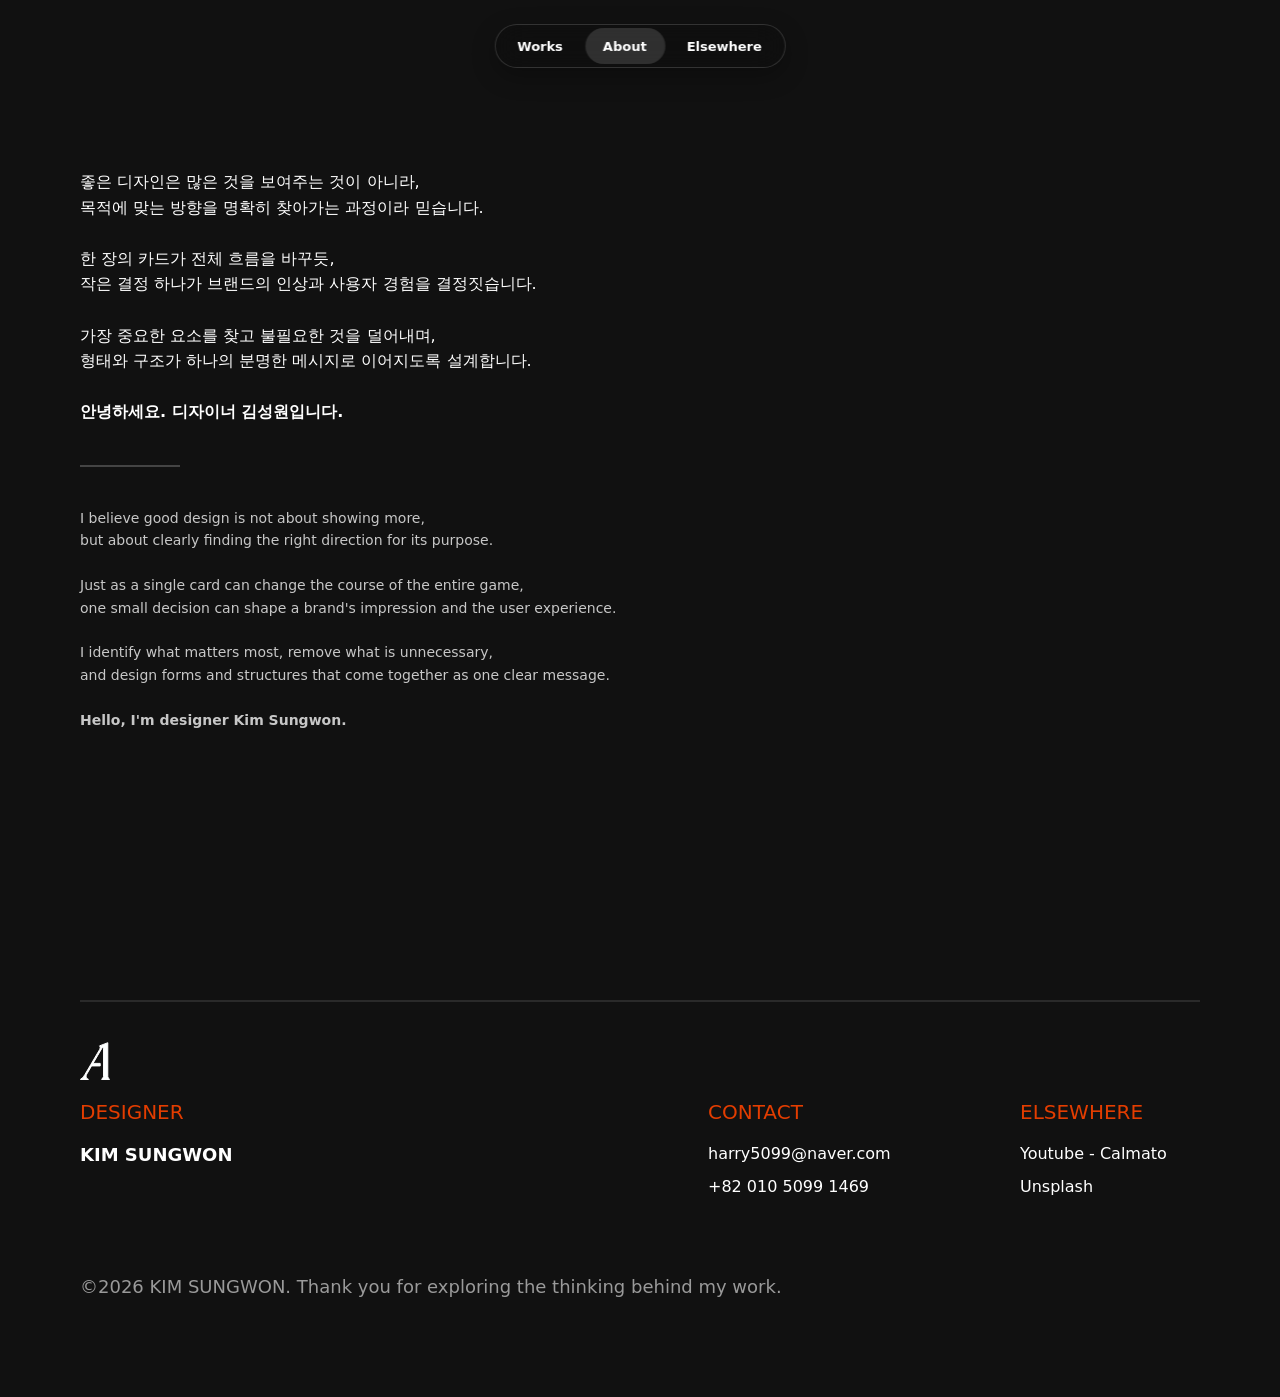
<file: about/index.html>
<!doctype html>
<html lang="ko">
  <head>
    <meta charset="utf-8">
    <meta name="viewport" content="width=device-width, initial-scale=1, viewport-fit=cover">
    <meta name="color-scheme" content="dark">
    <meta name="theme-color" content="#111111">
    <link rel="icon" type="image/png" href="../assets/favicon.png">
    <title>About - Kim SungWon Portfolio</title>
    <meta name="description" content="About designer Kim SungWon.">
    <meta name="portfolio-version" content="2026-08-18-project-data">
    <script src="../script.js?v=20261019-code-opt-v73"></script>
    <link rel="stylesheet" href="../styles.css?v=20261019-code-opt-v73">
  </head>
  <body class="about-page">
    <header class="site-header" data-nav>
      <nav class="nav-shell" aria-label="Portfolio navigation" data-nav-mode="primary">
        <div class="nav-mode nav-mode-primary" data-nav-primary-mode>
          <div class="nav-mode-content">
            <div class="nav-group nav-primary">
              <a href="../works/">Works</a>
              <a href="./" aria-current="page">About</a>
              <a href="../elsewhere/">Elsewhere</a>
            </div>
          </div>
        </div>
      </nav>
    </header>

    <main class="about-main">
      <section class="about-panel" aria-labelledby="about-title">
        <div class="about-copy" data-node-id="288:386">
          <h1 class="sr-only" id="about-title">About Kim SungWon</h1>
          <p class="about-ko">좋은 디자인은 많은 것을 보여주는 것이 아니라,
목적에 맞는 방향을 명확히 찾아가는 과정이라 믿습니다.

한 장의 카드가 전체 흐름을 바꾸듯,
작은 결정 하나가 브랜드의 인상과 사용자 경험을 결정짓습니다.

가장 중요한 요소를 찾고 불필요한 것을 덜어내며,
형태와 구조가 하나의 분명한 메시지로 이어지도록 설계합니다.

<strong>안녕하세요. 디자이너 김성원입니다.</strong>
</p>

          <span class="signature-line" aria-hidden="true"></span>

          <p class="about-en">I believe good design is not about showing more,
but about clearly finding the right direction for its purpose.

Just as a single card can change the course of the entire game,
one small decision can shape a brand's impression and the user experience.

I identify what matters most, remove what is unnecessary,
and design forms and structures that come together as one clear message.

<strong>Hello, I'm designer Kim Sungwon.</strong>
</p>
        </div>
      </section>
    </main>

    <section class="footer-panel" aria-labelledby="elsewhere-title">
      <footer class="footer-content" data-node-id="288:401">
        <div class="footer-divider" aria-hidden="true"></div>

        <div class="footer-grid">
          <section class="footer-identity" aria-labelledby="designer-title">
            <img class="footer-mark" src="../assets/footer-mark.svg" alt="">
            <div class="footer-heading-group">
              <p class="footer-label">Designer</p>
              <h2 id="designer-title">KIM SUNGWON</h2>
            </div>
          </section>

          <section class="footer-column footer-contact" aria-labelledby="contact-title">
            <h2 id="contact-title">contact</h2>
            <a href="mailto:harry5099@naver.com">harry5099@naver.com</a>
            <a href="tel:+821050991469">+82 010 5099 1469</a>
          </section>

          <section class="footer-column footer-archive" aria-labelledby="elsewhere-title">
            <h2 id="elsewhere-title">ELSEWHERE</h2>
            <a
              href="https://youtube.com/channel/UCyv16-9W5sOhQr-svxCJ1qQ?si=cmL-SAkKw4Sa639q"
              target="_blank"
              rel="noreferrer"
            >Youtube - Calmato</a>
            <a href="https://unsplash.com/ko/@kimsungwon" target="_blank" rel="noreferrer">Unsplash</a>
          </section>

          <p class="footer-note">
            <span>©2026</span> KIM SUNGWON.<span class="footer-note-desktop">
              Thank you for exploring the thinking behind my work.</span
            ><span class="footer-note-mobile">
              <br>
              ---<br>
              Thank you for exploring<br>
              the thinking behind my work.</span
            >
          </p>
        </div>
      </footer>
    </section>

  </body>
</html>
</file>
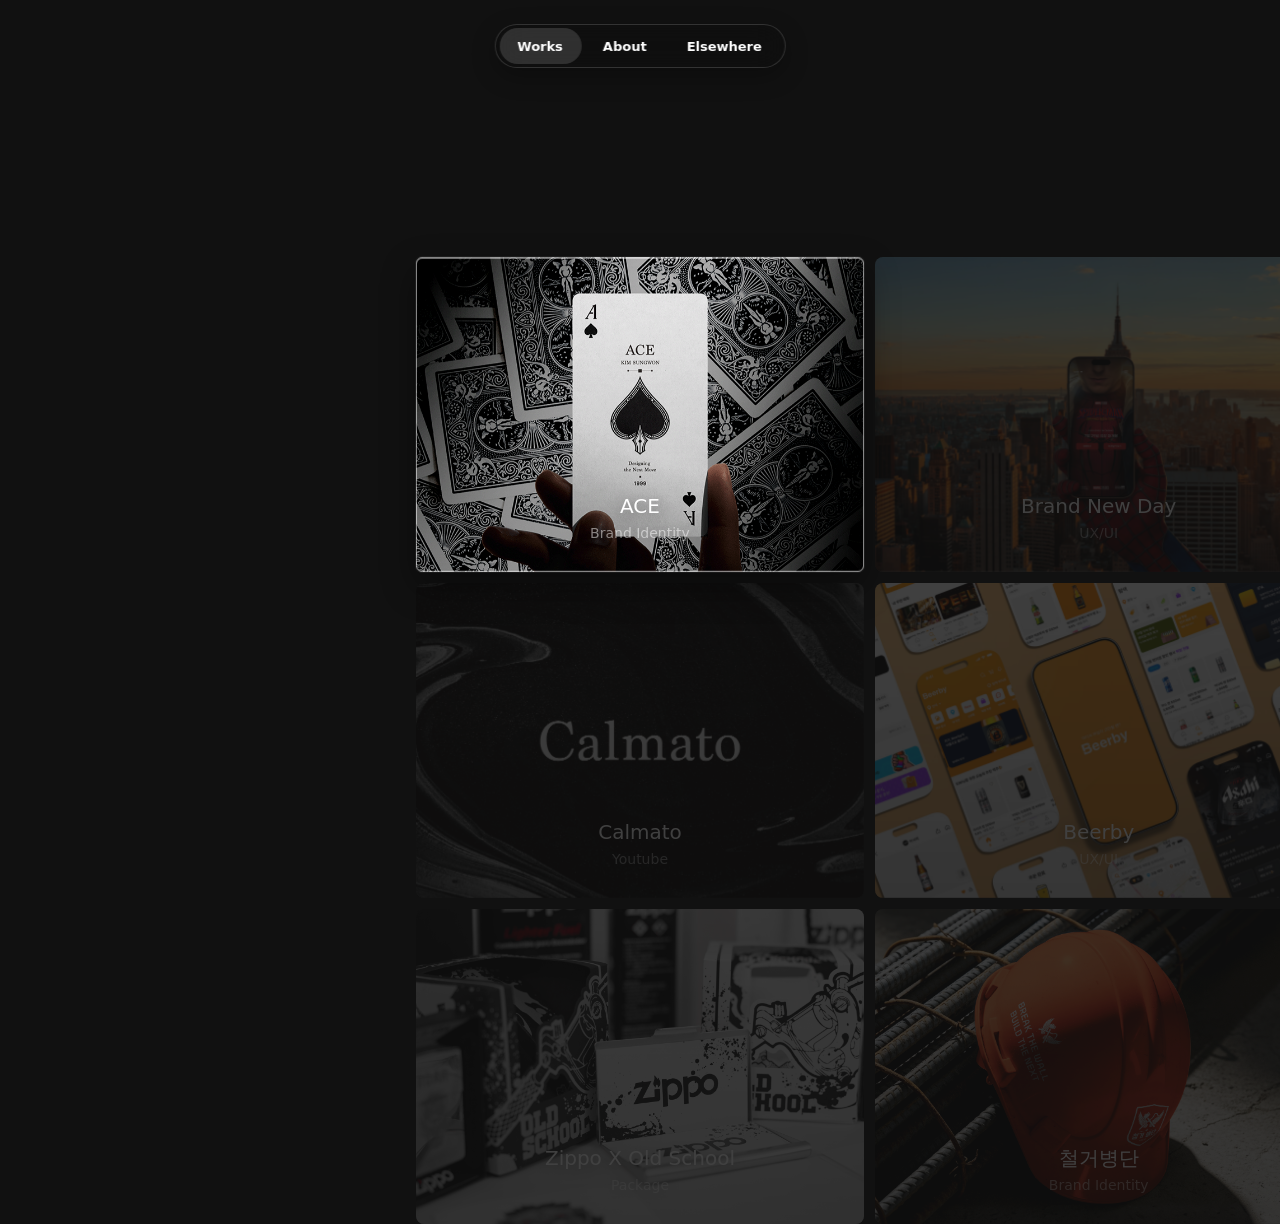
<file: works/index.html>
<!doctype html>
<html lang="ko">
  <head>
    <meta charset="utf-8">
    <meta name="viewport" content="width=device-width, initial-scale=1, viewport-fit=cover">
    <meta name="color-scheme" content="dark">
    <meta name="theme-color" content="#111111">
    <link rel="icon" type="image/png" href="../assets/favicon.png">
    <title>Works - Kim SungWon Portfolio</title>
    <meta
      name="description"
      content="Designer Kim SungWon portfolio works gallery."
    >
    <meta name="portfolio-version" content="2026-08-18-project-data">
    <script src="../script.js?v=20261019-code-opt-v73"></script>
    <link rel="stylesheet" href="../styles.css?v=20261019-code-opt-v73">
    <script defer src="../projects.js?v=20260929-project-sequence-v34"></script>
  </head>
  <body class="works-page">
    <header class="site-header" data-nav>
      <nav class="nav-shell" aria-label="Portfolio navigation" data-nav-mode="primary">
        <div class="nav-mode nav-mode-primary" data-nav-primary-mode>
          <div class="nav-mode-content">
            <div class="nav-group nav-primary">
              <a href="./" aria-current="page">Works</a>
              <a href="../about/">About</a>
              <a href="../elsewhere/">Elsewhere</a>
            </div>
          </div>
        </div>
      </nav>
    </header>

    <main class="works-main">
      <section class="project-gallery" aria-labelledby="works-title" data-node-id="288:456">
        <h1 class="sr-only" id="works-title">Works</h1>

        <div class="project-camera-viewport" data-works-camera-viewport>
          <div class="project-grid" data-project-grid data-project-root="../" data-node-id="288:457"></div>
        </div>
      </section>

    </main>
  </body>
</html>
</file>
<file: styles.css>
:root {
  --font-system: -apple-system, BlinkMacSystemFont, "SF Pro Display", "SF Pro Text", "Apple SD Gothic Neo",
    "Noto Sans KR", "Pretendard", system-ui, sans-serif;
  --background: #111111;
  --foreground: #ffffff;
  --foreground-soft: #c7c7c7;
  --foreground-muted: #9a9a9a;
  /* Core Values icon tones: keep these softer than absolute black/white. */
  --core-icon-primary: rgba(255, 255, 255, 0.82);
  --core-icon-secondary: rgba(255, 255, 255, 0.5);
  --core-icon-muted: rgba(255, 255, 255, 0.28);
  --core-divider: rgba(255, 255, 255, 0.1);
  --core-value-copy: rgba(255, 255, 255, 0.62);
  --line: #2a2a2a;
  --line-strong: #444444;
  --accent: #e33d00;
  /* Floating navigation pill controls. */
  --nav-pill-height: 44px;
  --nav-pill-padding-x: 4px;
  --nav-pill-gap: 4px;
  --nav-pill-radius: 999px;
  --nav-pill-top: 28px;
  --nav-pill-font-size: 13px;
  --nav-pill-font-weight: 590;
  --nav-pill-bg: rgba(15, 15, 15, 0.58);
  --nav-pill-border: rgba(255, 255, 255, 0.15);
  --nav-pill-shadow: 0 8px 24px rgba(0, 0, 0, 0.28);
  --nav-pill-hover-bg: rgba(255, 255, 255, 0.08);
  --nav-pill-active-bg: rgba(255, 255, 255, 0.14);
  --nav-pill-text: var(--foreground);
  --nav-pill-blur: 16px;
  --nav-pill-duration: 260ms;
  --nav-pill-ease: cubic-bezier(0.22, 1, 0.36, 1);
  --nav-mode-duration: 260ms;
  --nav-mode-ease: cubic-bezier(0.22, 1, 0.36, 1);
  --nav-mode-shift: 6px;
  --nav-mobile-padding-x: 4px;
  --nav-mobile-item-padding-x: 18px;
  --nav-indicator-duration: 420ms;
  --nav-indicator-ease: cubic-bezier(0.22, 1, 0.36, 1);
  --nav-item-duration: 180ms;
  --safe-area-top: env(safe-area-inset-top, 0px);
  --safe-area-right: env(safe-area-inset-right, 0px);
  --safe-area-bottom: env(safe-area-inset-bottom, 0px);
  --panel-x: 80px;
  --header-height: 100px;
}

@media (min-width: 834px) and (max-width: 1439px) {
  :root {
    --nav-pill-top: 24px;
  }
}

@media (max-width: 833px) {
  :root {
    --nav-pill-top: 16px;
  }
}

* {
  box-sizing: border-box;
}

html,
body {
  height: 100%;
}

html {
  color-scheme: dark;
  scroll-behavior: smooth;
  background: var(--background);
}

body {
  min-width: 320px;
  margin: 0;
  overflow: hidden;
  color: var(--foreground);
  background: var(--background);
  font-family: var(--font-system);
  letter-spacing: 0;
  word-break: keep-all;
}

body.about-page,
body.project-page {
  overflow-x: hidden;
  overflow-y: auto;
}

body.project-page {
  --project-page-x: 4.5vw;
  --project-title-description-gap: 40px;
  --project-description-paragraph-gap: 14px;
  --project-meta-gap: 28px;
  --project-meta-offset-y: 10px;
  --project-cover-meta-top: clamp(24px, 3vw, 42px);
  --project-cover-aspect-ratio: 16 / 9;
  --project-info-duration: 720ms;
  --project-info-ease: cubic-bezier(0.42, 0, 0.58, 1);
  --project-info-gradient: linear-gradient(
    to bottom,
    rgba(0, 0, 0, 0.1) 0%,
    rgba(0, 0, 0, 0.45) 20%,
    rgba(0, 0, 0, 0.85) 42%,
    rgba(0, 0, 0, 0.98) 70%,
    rgb(0, 0, 0) 100%
  );
  --project-info-bottom: max(20px, var(--safe-area-bottom));
  --project-info-readability-height: clamp(84px, 13vh, 140px);
  --project-close-size: 42px;
  --project-adjacent-x: 4.5vw;
  --project-adjacent-y: clamp(64px, 8vw, 112px);
  --project-adjacent-gap: 12px;
  --project-adjacent-row-gap: 8px;
  --project-adjacent-type-gap: 7px;
  --project-adjacent-duration: 320ms;
  --project-adjacent-ease: cubic-bezier(0.22, 1, 0.36, 1);
  /* Works -> Project Detail camera entrance controls. */
  --project-entry-zoom-duration: 1200ms;
  --project-entry-zoom-ease: cubic-bezier(0.22, 0.61, 0.36, 1);
  --project-entry-zoom-scale: 1.06;
  --project-entry-zoom-opacity: 0.6;
  --project-entry-zoom-blur: 5px;
}

body.works-page,
body.elsewhere-page {
  overflow-x: hidden;
  overflow-y: auto;
  isolation: isolate;
}

/* Visual-only underlay: covers iOS browser-chrome areas without resizing content. */
body.works-page::before,
body.elsewhere-page::before {
  content: "";
  position: fixed;
  top: 0;
  right: 0;
  left: 0;
  z-index: -1;
  width: 100%;
  height: 100vh;
  height: 100lvh;
  pointer-events: none;
  background: var(--background);
}

a {
  color: inherit;
  text-decoration: none;
}

button {
  border: 0;
  padding: 0;
  color: inherit;
  background: transparent;
  font: inherit;
}

img {
  display: block;
  max-width: 100%;
}

.sr-only {
  position: absolute;
  width: 1px;
  height: 1px;
  padding: 0;
  margin: -1px;
  overflow: hidden;
  clip: rect(0, 0, 0, 0);
  white-space: nowrap;
  border: 0;
}

/* Landing page */
body.landing-page {
  min-height: 100vh;
  min-height: 100dvh;
  overflow: hidden;
  color: #ffffff;
  background: #111111;
}

.landing-shell {
  position: relative;
  isolation: isolate;
  width: 100%;
  height: 100vh;
  height: 100dvh;
  min-height: 100svh;
  overflow: hidden;
  background: #111111;
}

.landing-media {
  position: absolute;
  inset: 0;
  z-index: 0;
  width: 100%;
  height: 100%;
  background: #111111;
  pointer-events: none;
}

.landing-media video {
  width: 100%;
  height: 100%;
  display: block;
  object-fit: cover;
}

.landing-content {
  position: relative;
  z-index: 1;
  width: min(100% - 48px, 880px);
  height: 100%;
  margin-inline: auto;
  display: flex;
  flex-direction: column;
  align-items: center;
  justify-content: center;
  padding-bottom: 2px;
  text-align: center;
  opacity: 0;
  animation: landingContentFadeIn 900ms var(--nav-pill-ease) 120ms forwards;
}

.landing-content::before {
  content: "";
  position: absolute;
  top: 50%;
  left: 50%;
  z-index: 0;
  width: min(920px, 112vw);
  height: min(620px, 76vh);
  background: radial-gradient(
    ellipse at center,
    rgba(0, 0, 0, 0.6) 0%,
    rgba(0, 0, 0, 0.48) 32%,
    rgba(0, 0, 0, 0.2) 60%,
    rgba(0, 0, 0, 0) 84%,
    rgba(0, 0, 0, 0) 100%
  );
  transform: translate(-50%, -50%);
  pointer-events: none;
}

.landing-content > * {
  position: relative;
  z-index: 1;
}

.landing-content h1,
.landing-content p,
.landing-footer p {
  margin: 0;
}

.landing-content h1 {
  font-size: 72px;
  font-weight: 600;
  line-height: 1;
  letter-spacing: 0;
}

.landing-role {
  margin-top: 28px !important;
  color: rgba(255, 255, 255, 0.9);
  font-size: 17px;
  font-weight: 500;
  line-height: 1.4;
}

.landing-intro {
  margin-top: 34px !important;
  color: rgba(255, 255, 255, 0.8);
  font-size: 14px;
  font-weight: 400;
  line-height: 1.65;
}

.landing-works-link {
  margin-top: 42px;
  display: inline-flex;
  align-items: center;
  justify-content: center;
  gap: 6px;
  padding: 11px 18px;
  color: rgba(255, 255, 255, 0.9);
  background: rgba(15, 15, 15, 0.35);
  border: 1px solid rgba(255, 255, 255, 0.25);
  border-radius: 999px;
  font-size: 14px;
  font-weight: 500;
  line-height: 1.3;
  backdrop-filter: blur(16px) saturate(120%);
  -webkit-backdrop-filter: blur(16px) saturate(120%);
  transition: background 250ms ease;
}

.landing-works-link:hover {
  background: rgba(15, 15, 15, 0.48);
}

.landing-works-link:focus-visible {
  outline: 1px solid currentColor;
  outline-offset: 8px;
}

.landing-footer {
  position: absolute;
  right: max(32px, var(--safe-area-right));
  bottom: max(28px, var(--safe-area-bottom));
  left: max(32px, env(safe-area-inset-left, 0px));
  z-index: 1;
  display: flex;
  align-items: center;
  justify-content: space-between;
  color: rgba(255, 255, 255, 0.44);
  font-size: 11px;
  font-weight: 400;
  line-height: 1.4;
}

@keyframes landingContentFadeIn {
  to {
    opacity: 1;
  }
}

@media (min-width: 834px) and (max-width: 1439px) {
  .landing-content h1 {
    font-size: 58px;
  }

  .landing-role {
    margin-top: 24px !important;
    font-size: 16px;
  }
}

@media (max-width: 833px) {
  .landing-content {
    width: min(100% - 40px, 560px);
  }

  .landing-content::before {
    width: min(620px, 124vw);
    height: min(560px, 72vh);
  }

  .landing-content h1 {
    font-size: 42px;
  }

  .landing-role {
    margin-top: 22px !important;
    font-size: 15px;
  }

  .landing-intro {
    margin-top: 28px !important;
    font-size: 13px;
  }

  .landing-works-link {
    margin-top: 36px;
    font-size: 13px;
  }

  .landing-footer {
    right: max(20px, var(--safe-area-right));
    bottom: max(20px, var(--safe-area-bottom));
    left: max(20px, env(safe-area-inset-left, 0px));
    font-size: 10px;
  }
}

@media (max-width: 374px) {
  .landing-content h1 {
    font-size: 34px;
  }
}

@media (prefers-reduced-motion: reduce) {
  .landing-content {
    opacity: 1;
    animation: none;
  }
}

.site-header {
  position: fixed;
  z-index: 200;
  inset: 0;
  height: 0;
  color: var(--foreground);
  pointer-events: none;
}

.nav-shell {
  position: fixed;
  left: 50%;
  z-index: 1;
  width: fit-content;
  max-width: calc(100vw - 32px);
  height: var(--nav-pill-height);
  display: flex;
  align-items: center;
  gap: var(--nav-pill-gap);
  padding: 0 var(--nav-pill-padding-x);
  color: var(--nav-pill-text);
  background: var(--nav-pill-bg);
  border: 1px solid var(--nav-pill-border);
  border-radius: var(--nav-pill-radius);
  box-shadow: var(--nav-pill-shadow);
  transform: translateX(-50%);
  backdrop-filter: saturate(150%) blur(var(--nav-pill-blur));
  -webkit-backdrop-filter: saturate(150%) blur(var(--nav-pill-blur));
  pointer-events: auto;
  transition:
    background var(--nav-pill-duration) var(--nav-pill-ease),
    border-color var(--nav-pill-duration) var(--nav-pill-ease),
    box-shadow var(--nav-pill-duration) var(--nav-pill-ease);
}

.nav-group {
  display: flex;
  align-items: center;
}

.nav-primary {
  position: static;
  z-index: auto;
  gap: 0;
  min-width: 0;
}

.nav-primary > a,
.elsewhere-nav-item > a,
.elsewhere-subnav-link {
  min-height: calc(var(--nav-pill-height) - 12px);
  display: inline-flex;
  align-items: center;
  justify-content: center;
  padding: 0 10px;
  border-radius: var(--nav-pill-radius);
  color: inherit;
  cursor: pointer;
  font-size: 13px;
  font-weight: 590;
  line-height: 17px;
  text-transform: capitalize;
  white-space: nowrap;
  transition:
    color var(--nav-item-duration) ease,
    background var(--nav-item-duration) ease,
    opacity var(--nav-item-duration) ease;
}

.nav-primary > a:hover,
.elsewhere-nav-item > a:hover,
.elsewhere-subnav-link:hover {
  background: var(--nav-pill-hover-bg);
  opacity: 1;
}

.nav-primary > a.is-active,
.nav-primary > a[aria-current],
.elsewhere-nav-item > a.is-active,
.elsewhere-nav-item > a[aria-current],
.elsewhere-subnav-link.is-active {
  color: var(--nav-pill-text);
  background: var(--nav-pill-active-bg);
  opacity: 1;
}

.nav-logo {
  position: static;
  z-index: auto;
  order: -1;
  width: 45px;
  height: 36px;
  display: grid;
  place-items: center;
  flex: 0 0 auto;
  margin-right: 4px;
  padding-right: 8px;
  border-right: 1px solid var(--nav-pill-divider);
  transform: none;
  transition: opacity var(--nav-item-duration) ease;
}

.nav-logo:hover {
  opacity: 0.62;
}

.nav-logo img {
  width: 28px;
  height: 32px;
  transition: filter 180ms ease;
}

.nav-logo img,
.mobile-menu-button img,
.footer-mark {
  filter: invert(1);
}

.nav-utility {
  display: none;
}

.mobile-menu-button,
.mobile-menu {
  display: none;
}

.about-main {
  min-height: 100svh;
  background: var(--background);
}

.nav-primary a:focus-visible,
.nav-logo:focus-visible,
.icon-link:focus-visible,
.mobile-menu-button:focus-visible,
.mobile-menu a:focus-visible,
.footer-column a:focus-visible {
  outline: 2px solid var(--accent);
  outline-offset: 4px;
}

.about-panel {
  min-height: 100svh;
  position: relative;
  display: flex;
  align-items: center;
  justify-content: center;
  padding: 120px var(--panel-x);
}

.about-copy {
  width: min(714px, 100%);
  display: flex;
  flex-direction: column;
  align-items: center;
  color: var(--foreground);
  text-align: center;
}

@media (min-width: 834px) {
  .about-page .about-panel {
    justify-content: flex-start;
  }

  .about-page .about-copy {
    align-items: flex-start;
    text-align: left;
  }
}

.about-copy p {
  margin: 0;
  white-space: pre-line;
}

.about-ko {
  font-size: 16px;
  font-weight: 400;
  line-height: 1.6;
}

.signature-line {
  width: 100px;
  height: 2px;
  display: block;
  margin: 40px 0;
  background: var(--line-strong);
}

.about-en {
  color: var(--foreground-soft);
  font-size: 14px;
  font-weight: 400;
  line-height: 1.6;
}

.footer-panel {
  position: relative;
  display: flex;
  align-items: flex-start;
  justify-content: center;
  padding: 100px var(--panel-x);
}

.footer-content {
  width: 100%;
}

.footer-divider {
  width: 100%;
  height: 2px;
  margin-bottom: 40px;
  background: var(--line);
}

.footer-grid {
  min-height: 255px;
  display: grid;
  grid-template-columns: 170px minmax(0, 1fr) 180px 132px 180px;
  grid-template-rows: 154px 21px;
  grid-template-areas:
    "identity . contact . archive"
    "note note note note note";
  column-gap: 0;
  row-gap: 80px;
}

.footer-identity {
  grid-area: identity;
  display: flex;
  flex-direction: column;
  align-items: flex-start;
  gap: 20px;
}

.footer-mark {
  width: 30px;
  height: 38px;
}

.footer-heading-group,
.footer-column {
  display: flex;
  flex-direction: column;
  align-items: flex-start;
}

.footer-label,
.footer-column h2 {
  margin: 0;
  color: var(--accent);
  font-size: 20px;
  font-weight: 510;
  line-height: 1.2;
  text-transform: uppercase;
}

.footer-label {
  margin-bottom: 20px;
}

.footer-heading-group h2 {
  margin: 0;
  font-size: 18px;
  font-weight: 590;
  line-height: 1.2;
}

.footer-column {
  gap: 14px;
}

.footer-contact,
.footer-archive {
  padding-top: 58px;
}

.footer-column h2 {
  margin-bottom: 6px;
}

.footer-column a {
  font-size: 16px;
  font-weight: 510;
  line-height: 1.2;
}

.footer-contact {
  grid-area: contact;
}

.footer-archive {
  grid-area: archive;
}

.footer-note {
  grid-area: note;
  max-width: 750px;
  margin: 0;
  color: var(--foreground-muted);
  font-size: 18px;
  font-weight: 400;
  line-height: 1.2;
}

.footer-note > span:first-child {
  text-transform: uppercase;
}

.footer-note-mobile {
  display: none;
}

.works-main {
  min-height: 100%;
  display: grid;
  margin: 0;
  overflow: visible;
  background: var(--background);
}

.works-page {
  /* Shared Works thumbnail overlay controls. */
  --works-thumbnail-gradient-opacity: 0.2;
  --works-thumbnail-label-inline-padding: 20px;
  --works-thumbnail-label-bottom-padding: 20px;
  --works-thumbnail-title-category-gap: 5px;
}

.project-gallery {
  padding: 160px var(--panel-x) 0;
}

.project-camera-viewport {
  display: contents;
}

.project-grid {
  display: grid;
  grid-template-columns: repeat(2, minmax(0, 1fr));
  gap: 70px;
}

.project-card {
  position: relative;
  min-width: 0;
  display: flex;
  flex-direction: column;
  gap: 20px;
  color: var(--foreground);
  transition: opacity 180ms ease;
}

.project-card:hover {
  opacity: 0.7;
}

.project-card:focus-visible {
  outline: 2px solid var(--accent);
  outline-offset: 8px;
}

.project-media {
  position: relative;
  width: 100%;
  aspect-ratio: 380 / 430;
  margin: 0;
  overflow: hidden;
  border-radius: 8px;
  background: var(--line);
  isolation: isolate;
}

.works-page .project-media::after {
  content: "";
  position: absolute;
  inset: 0;
  z-index: 1;
  pointer-events: none;
  background: linear-gradient(to top, #000000 0%, rgba(0, 0, 0, 0) 100%);
  opacity: var(--works-thumbnail-gradient-opacity);
}

.project-media img {
  width: 100%;
  height: 100%;
  object-fit: cover;
}

.project-media img,
.project-image-frame img,
.project-image-frame video {
  filter: none;
}

.project-info {
  display: flex;
  flex-direction: column;
  gap: 8px;
}

.project-info h2,
.project-info p {
  margin: 0;
  font-family: "SF Pro Text", var(--font-system);
  font-weight: 400;
}

.project-info h2 {
  font-size: 26px;
  line-height: 1.2;
}

.project-info p {
  color: var(--foreground-soft);
  font-size: 16px;
  line-height: 1.5;
}

/* Works gallery camera field. One viewport-proportional camera runs at every size. */
.works-page {
  /* Fallback grid controls before the desktop camera is initialized. */
  --works-grid-columns: 3;
  /* Match the fixed header's left/right content boundary via --panel-x. */
  --works-grid-max-width: calc(100vw - (var(--panel-x) * 2));
  --works-column-gap: 32px;
  --works-row-separation: 38px;
  /* Reference-style landscape thumbnails. */
  --works-thumbnail-ratio: 2 / 1;
  --works-thumbnail-label-gap: 12px;
  --works-title-category-gap: 5px;
  --works-category-opacity: 0.6;
  --works-hover-scale: 1.025;
  --works-hover-duration: 500ms;
  /* Works entry: surrounding cards dissolve after the established camera framing. */
  --works-reveal-duration: 580ms;
  --works-reveal-stagger: 75ms;
  --works-reveal-blur: 4px;
  --works-motion-easing: cubic-bezier(0.22, 1, 0.36, 1);
  --works-desktop-title-size: 20px;
  --works-desktop-category-size: 14px;
  --works-thumbnail-label-inline-padding: 24px;
  --works-thumbnail-label-bottom-padding: 24px;
  --works-desktop-gallery-top-space: 16px;
  --works-desktop-gallery-bottom-space: 0px;

  /* VS Code control: one scale for both camera-card width and height at every viewport. */
  --works-camera-zoom: 0.35;
  --works-camera-cell-width: 35vw;
  --works-camera-cell-height: 35svh;
  /* VS Code controls: the continuous camera scale never makes a project card smaller than this. */
  --works-camera-min-cell-width: 300px;
  --works-camera-min-cell-height: 315px;
  --works-camera-gap: clamp(10px, 0.84vw, 12px);
  --works-camera-stage-inline: 0px;
  --works-camera-focus-y: 46%;
  --works-camera-inactive-opacity: 0.2;
  --works-camera-inactive-grayscale: 1;
  --works-camera-transition-duration: 1500ms;
  --works-camera-transition-easing: cubic-bezier(0.22, 1, 0.36, 1);
  /* Selected card outline: begins one second after camera travel finishes. */
  --works-camera-outline-delay: 0ms;
  --works-camera-outline-duration: 2000ms;
  --works-camera-outline-radius: 6px;
  --works-camera-outline-border: rgba(255, 255, 255, 0.72);
  --works-camera-outline-highlight: rgba(255, 255, 255, 0.64);
  --works-camera-outline-shadow:
    inset 0 1px 0 var(--works-camera-outline-highlight),
    inset 0 -1px 0 rgba(255, 255, 255, 0.18),
    0 0 0 1px rgba(255, 255, 255, 0.08),
    0 14px 34px rgba(0, 0, 0, 0.2);
  --works-camera-wheel-threshold: 10;
  --works-camera-wheel-cooldown: 400ms;
  --works-camera-wheel-gesture-end-delay: 180ms;
  --works-camera-swipe-threshold: 28px;
  /* Works entry direction: default zooms in; project close zooms out. */
  --works-entry-start-scale: 0.68;
  --works-close-entry-start-scale: 1.32;
  --works-entry-duration: 1000ms;
  --works-entry-ease: cubic-bezier(0.8, 0, 0.32, 1);
  /* Project click loader completes before the destination is revealed. */
  --project-transition-loader-duration: 900ms;
  --project-transition-ring-length: 201.062;
  --project-transition-overlay-bg: rgba(6, 6, 6, 0.72);
  --project-transition-overlay-blur: 18px;
}

.project-transition-loader {
  position: fixed;
  inset: 0;
  z-index: 5000;
  display: grid;
  place-items: center;
  overflow: hidden;
  visibility: hidden;
  pointer-events: none;
  opacity: 0;
  background: var(--project-transition-overlay-bg);
  -webkit-backdrop-filter: blur(var(--project-transition-overlay-blur)) saturate(0.78);
  backdrop-filter: blur(var(--project-transition-overlay-blur)) saturate(0.78);
  transition:
    opacity 180ms ease,
    visibility 0s linear 180ms;
}

.project-transition-loader.is-active {
  visibility: visible;
  pointer-events: auto;
  opacity: 1;
  transition-delay: 0s;
}

.project-transition-loader-mark {
  position: relative;
  width: 88px;
  height: 88px;
  display: grid;
  place-items: center;
}

.project-transition-loader-mark > img {
  position: absolute;
  top: 50%;
  left: 50%;
  display: block;
  width: 34px;
  height: 34px;
  transform: translate(-50%, -50%);
  filter: invert(1);
}

.project-transition-loader-ring {
  position: absolute;
  inset: 0;
  width: 100%;
  height: 100%;
  overflow: visible;
  transform: rotate(-90deg);
}

.project-transition-loader-ring circle {
  fill: none;
  stroke: rgba(255, 255, 255, 0.82);
  stroke-width: 1;
  stroke-linecap: round;
  stroke-dasharray:
    var(--project-transition-ring-length)
    var(--project-transition-ring-length);
  stroke-dashoffset: var(--project-transition-ring-length);
}

.project-transition-loader.is-active .project-transition-loader-ring circle {
  animation: projectTransitionLineDraw var(--project-transition-loader-duration) linear forwards;
}

@keyframes projectTransitionLineDraw {
  to {
    stroke-dashoffset: 0;
  }
}

body.is-project-transitioning {
  overflow: hidden;
}

.works-page {
  --works-camera-outline-border: rgba(255, 255, 255, 0.52);
  --works-camera-outline-highlight: rgba(255, 255, 255, 0.42);
  --works-camera-outline-shadow:
    inset 0 1px 0 var(--works-camera-outline-highlight),
    inset 0 -1px 0 rgba(255, 255, 255, 0.12),
    0 0 0 1px rgba(255, 255, 255, 0.06),
    0 14px 34px rgba(0, 0, 0, 0.42);
}

.works-page .project-gallery {
  min-height: 100%;
  display: flex;
  align-items: center;
  justify-content: center;
  padding:
    calc(var(--header-height) + var(--works-desktop-gallery-top-space))
    var(--panel-x)
    var(--works-desktop-gallery-bottom-space);
}

.works-page .project-grid {
  width: min(var(--works-grid-max-width), 100%);
  grid-template-columns: repeat(var(--works-grid-columns), minmax(0, 1fr));
  column-gap: var(--works-column-gap);
  row-gap: var(--works-row-separation);
}

.works-page .project-card {
  gap: var(--works-thumbnail-label-gap);
}

.works-page .project-media {
  aspect-ratio: var(--works-thumbnail-ratio);
}

.works-page .project-info h2 {
  font-size: var(--works-desktop-title-size);
}

.works-page .project-info p {
  font-size: var(--works-desktop-category-size);
  opacity: var(--works-category-opacity);
}

.works-page .project-info {
  gap: var(--works-title-category-gap);
}

.works-page .project-card:hover {
  opacity: 1;
}

.works-page .project-media img {
  transform: scale(1);
  transform-origin: center;
  transition: transform var(--works-hover-duration) var(--works-motion-easing);
  will-change: transform;
}

/* Applied by JavaScript on every Works viewport. */
.works-page .project-gallery.is-works-camera-ready {
  position: relative;
  min-height: 0;
  display: block;
  padding: 0;
  overflow: visible;
  isolation: isolate;
  touch-action: none;
}

/* Works — Initial Zoom In */
.works-page .project-gallery.is-works-camera-ready {
  scale: var(--works-entry-start-scale);
  opacity: 0;
  transform-origin: center center;
  will-change: scale, opacity;
}

html.is-works-close-entry
  .works-page
  .project-gallery.is-works-camera-ready:not(.is-entry-visible) {
  scale: var(--works-close-entry-start-scale);
  opacity: 1;
}

.works-page .project-gallery.is-works-camera-ready.is-entry-visible {
  scale: 1;
  opacity: 1;
  transition:
    scale var(--works-entry-duration) var(--works-entry-ease),
    opacity 300ms ease-out;
}

.works-page .project-gallery.is-works-camera-ready:focus-visible {
  outline: 2px solid var(--accent);
  outline-offset: -8px;
}

.works-page .project-gallery.is-works-camera-ready .project-camera-viewport {
  position: absolute;
  inset: 0 var(--works-camera-stage-inline);
  display: block;
  overflow: visible;
}

.works-page .project-gallery.is-works-camera-ready .project-grid {
  position: absolute;
  top: 0;
  left: 0;
  width: max-content;
  display: grid;
  grid-template-columns: repeat(var(--works-grid-columns), var(--works-camera-cell-width));
  grid-auto-rows: var(--works-camera-cell-height);
  gap: var(--works-camera-gap);
  transform: translate3d(var(--works-camera-x, 0px), var(--works-camera-y, 0px), 0);
  transition: transform var(--works-camera-transition-duration) var(--works-camera-transition-easing);
  will-change: transform;
}

.works-page .project-gallery.is-works-initializing .project-grid {
  transition: none;
}

.works-page .project-gallery.is-works-camera-ready .project-card {
  --works-camera-card-opacity: var(--works-camera-inactive-opacity);
  position: relative;
  width: var(--works-camera-cell-width);
  height: var(--works-camera-cell-height);
  gap: var(--works-thumbnail-label-gap);
  opacity: var(--works-camera-card-opacity);
  transition: opacity var(--works-camera-transition-duration) var(--works-camera-transition-easing);
}

.works-page .project-gallery.is-works-camera-ready .project-card.is-works-camera-active {
  --works-camera-card-opacity: 1;
}

/* A delayed, translucent perimeter marks the card after the camera settles. */
.works-page .project-gallery.is-works-camera-ready .project-card::after {
  content: "";
  position: absolute;
  inset: 0;
  z-index: 2;
  border: 1px solid var(--works-camera-outline-border);
  border-radius: var(--works-camera-outline-radius);
  background: transparent;
  box-shadow: var(--works-camera-outline-shadow);
  opacity: 0;
  pointer-events: none;
  transform: scale(0.992);
  transition:
    opacity var(--works-camera-outline-duration) var(--works-motion-easing),
    transform var(--works-camera-outline-duration) var(--works-motion-easing),
    box-shadow var(--works-camera-outline-duration) var(--works-motion-easing);
  transition-delay: 0ms;
}

.works-page .project-gallery.is-works-camera-ready.is-works-camera-outline-visible .project-card.is-works-camera-active::after {
  opacity: 1;
  transform: scale(1);
  transition-delay: 0ms;
}

.works-page .project-gallery.is-works-camera-ready .project-grid.is-works-entrance-prepared .project-card:not(.is-works-entrance-anchor):not([data-works-entry-priority="true"]) {
  opacity: 0;
  filter: blur(var(--works-reveal-blur));
  transition:
    opacity var(--works-reveal-duration) var(--works-motion-easing),
    filter var(--works-reveal-duration) var(--works-motion-easing);
  will-change: opacity, filter;
}

.works-page .project-gallery.is-works-camera-ready .project-grid.is-works-entrance-prepared .project-card.is-works-entrance-anchor {
  opacity: 1;
  filter: blur(0);
}

.works-page .project-gallery.is-works-camera-ready .project-grid.is-works-entrance-prepared.is-works-entrance-revealing .project-card:not(.is-works-entrance-anchor):not([data-works-entry-priority="true"]) {
  opacity: var(--works-camera-card-opacity);
  filter: blur(0);
  transition-delay: var(--works-reveal-delay, 0ms);
}

.works-page .project-gallery.is-works-camera-ready .project-card:hover {
  opacity: var(--works-camera-card-opacity);
}

/* Priority labels render immediately; their images still follow camera focus. */
.works-page .project-gallery.is-works-camera-ready .project-card[data-works-entry-priority="true"] {
  opacity: 1;
}

.works-page .project-gallery.is-works-camera-ready .project-card[data-works-entry-priority="true"] .project-media {
  opacity: var(--works-camera-card-opacity);
  transition: opacity var(--works-camera-transition-duration) var(--works-camera-transition-easing);
}

.works-page .project-gallery.is-works-camera-ready .project-media {
  width: 100%;
  height: 100%;
  aspect-ratio: auto;
}

.works-page .project-gallery.is-works-camera-ready .project-info {
  position: absolute;
  inset: 0;
  z-index: 1;
  display: flex;
  align-items: center;
  justify-content: flex-end;
  gap: var(--works-thumbnail-title-category-gap);
  padding:
    16px
    var(--works-thumbnail-label-inline-padding)
    var(--works-thumbnail-label-bottom-padding);
  color: #ffffff;
  pointer-events: none;
  text-align: center;
  text-shadow: 0 2px 16px rgba(0, 0, 0, 0.48);
}

.works-page .project-gallery.is-works-camera-ready .project-info h2,
.works-page .project-gallery.is-works-camera-ready .project-info p {
  color: inherit;
}

.works-page .project-gallery.is-works-camera-ready .project-info p {
  color: rgba(255, 255, 255, 0.82);
}

.works-page .project-gallery.is-works-camera-ready .project-media img {
  /* Keep large thumbnails on a stable compositor layer during camera travel. */
  backface-visibility: hidden;
  -webkit-backface-visibility: hidden;
  transition: transform var(--works-hover-duration) var(--works-motion-easing);
}

@media (min-width: 1440px) and (hover: hover) and (pointer: fine) {
  .works-page .project-card:hover .project-media img {
    transform: scale(var(--works-hover-scale));
  }
}

.works-footer {
  padding-top: 100px;
  padding-bottom: 100px;
}

.project-detail-main {
  min-height: 100svh;
  background: var(--background);
}

.project-detail-hero {
  display: none;
}

.project-hero-layout {
  display: grid;
  grid-template-columns: minmax(0, 1fr) minmax(220px, 280px);
  align-items: start;
  column-gap: clamp(72px, 10vw, 160px);
}

.project-hero-copy {
  min-width: 0;
  display: flex;
  flex-direction: column;
  align-items: flex-start;
}

.project-title-group {
  display: flex;
  flex-direction: column;
  align-items: flex-start;
  gap: 4px;
}

.project-title-group h1 {
  margin: 0;
  color: var(--foreground);
  font-family: "Apple SD Gothic Neo", var(--font-system);
  font-size: 72px;
  font-weight: 500;
  line-height: 78px;
  letter-spacing: -2.2px;
  overflow-wrap: break-word;
}

.project-subtitle {
  margin: 0;
  color: var(--foreground);
  font-family: "Apple SD Gothic Neo", var(--font-system);
  font-size: 22px;
  font-weight: 400;
  line-height: 30px;
}

.project-description {
  width: min(560px, 100%);
  display: flex;
  flex-direction: column;
  gap: var(--project-description-paragraph-gap);
  margin: var(--project-title-description-gap) 0 0;
  color: var(--foreground);
  font-family: "Apple SD Gothic Neo", var(--font-system);
  font-size: 14px;
  font-weight: 400;
  line-height: 22px;
}

.project-description-paragraph {
  display: block;
}

.project-meta {
  width: 100%;
  display: flex;
  flex-direction: column;
  align-items: flex-start;
  gap: var(--project-meta-gap);
  margin: 0;
  padding: 0;
  color: var(--foreground);
  transform: translateY(var(--project-meta-offset-y));
}

.project-meta-item {
  display: flex;
  flex-direction: column;
  align-items: flex-start;
  gap: 6px;
}

.project-meta dt,
.project-meta dd {
  margin: 0;
}

.project-meta dt {
  color: var(--foreground-muted);
  font-size: 10px;
  font-weight: 500;
  line-height: 14px;
}

.project-meta dd {
  color: var(--foreground);
  font-size: 14px;
  font-weight: 400;
  line-height: 20px;
}

@media (min-width: 834px) and (max-width: 1439px) {
  body.project-page {
    --project-page-x: var(--panel-x);
  }

  .project-hero-layout {
    grid-template-columns: minmax(0, 1fr) minmax(200px, 240px);
    column-gap: clamp(48px, 7vw, 96px);
  }

  .project-title-group h1 {
    font-size: 56px;
    line-height: 62px;
    letter-spacing: -1.8px;
  }

  .project-subtitle {
    font-size: 20px;
    line-height: 28px;
  }

  .project-description {
    width: min(540px, 100%);
    font-size: 14px;
    line-height: 22px;
  }

  .project-meta dd {
    font-size: 13px;
    line-height: 19px;
  }
}

@media (max-width: 833px) {
  body.project-page {
    --project-info-inline: max(16px, var(--safe-area-right));
    --project-info-bottom: calc(max(16px, var(--safe-area-bottom)) + 52px);
  }

  .project-title-group h1 {
    font-size: 42px;
    line-height: 46px;
    letter-spacing: -1.3px;
  }

  .project-subtitle {
    font-size: 17px;
    line-height: 24px;
  }

  .project-description {
    width: min(100%, 560px);
    font-size: 13px;
    line-height: 20px;
  }

  .project-meta {
    gap: var(--project-meta-gap);
  }

  .project-meta dd {
    font-size: 12px;
    line-height: 18px;
  }
}

.project-page .project-image-stack {
  width: 100%;
  max-width: none;
  display: flex;
  flex-direction: column;
  gap: 0;
  margin: 0;
  padding: 0;
}

.project-page .project-image-frame {
  position: relative;
  width: 100%;
  margin: 0;
  overflow: hidden;
  background: #000000;
}

.project-page .project-image-frame > img,
.project-page .project-image-frame > video {
  width: 100%;
  height: auto;
  display: block;
}

.project-page .project-image-stack > .project-image-frame:first-child {
  aspect-ratio: var(--project-cover-aspect-ratio);
}

.project-page .project-image-stack > .project-image-frame:first-child > :is(img, video) {
  width: 100%;
  height: 100%;
  object-fit: cover;
  object-position: center;
}

html.is-project-entry-zoom-pending
  body.project-page
  .project-image-stack
  > .project-image-frame:first-child
  > :is(img, video) {
  opacity: var(--project-entry-zoom-opacity);
  filter: blur(var(--project-entry-zoom-blur));
  transform: scale(var(--project-entry-zoom-scale));
  transform-origin: center center;
  will-change: transform, opacity, filter;
  backface-visibility: hidden;
}

html.is-project-entry-zoom-running
  body.project-page
  .project-image-stack
  > .project-image-frame:first-child
  > :is(img, video) {
  opacity: 1;
  filter: blur(0);
  transform: scale(1);
  transition:
    transform var(--project-entry-zoom-duration) var(--project-entry-zoom-ease),
    opacity var(--project-entry-zoom-duration) var(--project-entry-zoom-ease),
    filter var(--project-entry-zoom-duration) var(--project-entry-zoom-ease);
}

.project-cover-identity {
  position: fixed;
  top: calc(var(--safe-area-top) + var(--project-cover-meta-top));
  left: 50%;
  z-index: 2;
  width: min(calc(100% - 48px), 680px);
  display: flex;
  flex-direction: column;
  align-items: center;
  gap: 3px;
  color: #ffffff;
  visibility: hidden;
  pointer-events: none;
  text-align: center;
  opacity: 0;
  transform: translateX(-50%);
  transition:
    opacity var(--project-info-duration) var(--project-info-ease),
    visibility 0s linear var(--project-info-duration);
}

.project-cover-identity.is-visible {
  visibility: visible;
  opacity: 1;
  transition-delay: 0s, 0s;
}

.project-cover-title,
.project-cover-subtitle,
.project-cover-year {
  margin: 0;
  text-shadow: 0 1px 14px rgba(0, 0, 0, 0.34);
}

.project-cover-title {
  font-size: 16px;
  font-weight: 500;
  line-height: 1.25;
}

.project-cover-subtitle {
  color: rgba(255, 255, 255, 0.8);
  font-size: 12px;
  font-weight: 400;
  line-height: 1.3;
}

.project-cover-year {
  color: rgba(255, 255, 255, 0.64);
  font-size: 11px;
  font-weight: 400;
  line-height: 1.3;
}

.project-info-trigger {
  position: fixed;
  right: auto;
  bottom: var(--project-info-bottom);
  left: 50%;
  z-index: 2002;
  min-width: 0;
  min-height: 0;
  padding: 8px 3px 7px;
  border: 0;
  border-radius: 0;
  color: #ffffff;
  background: transparent;
  backdrop-filter: none;
  -webkit-backdrop-filter: none;
  cursor: pointer;
  font-size: 13px;
  font-weight: 500;
  line-height: 1;
  transform: translateX(-50%);
  transition: color var(--project-info-duration) var(--project-info-ease);
}

.project-info-trigger::after {
  content: "";
  position: absolute;
  right: 3px;
  bottom: 2px;
  left: 3px;
  height: 1px;
  background: currentColor;
  opacity: 0.76;
}

.project-info-trigger:hover {
  color: rgba(255, 255, 255, 0.72);
}

.project-info-trigger:focus-visible {
  outline: 2px solid currentColor;
  outline-offset: 3px;
}

.project-info-readability-gradient {
  position: fixed;
  right: 0;
  bottom: 0;
  left: 0;
  z-index: 1800;
  height: var(--project-info-readability-height);
  pointer-events: none;
  background: linear-gradient(to bottom, transparent 0%, rgba(0, 0, 0, 0.3) 100%);
}

.project-close {
  position: fixed;
  top: calc(
    var(--safe-area-top) + var(--nav-pill-top) + (var(--nav-pill-height) - var(--project-close-size)) / 2
  );
  right: max(24px, var(--safe-area-right));
  z-index: 2002;
  width: var(--project-close-size);
  height: var(--project-close-size);
  display: grid;
  place-items: center;
  color: #ffffff;
  font-size: 28px;
  font-weight: 300;
  line-height: 1;
  opacity: 1;
  transform: none;
  transition:
    color 180ms ease,
    opacity var(--project-info-duration) var(--project-info-ease),
    visibility 0s linear 0s;
}

.project-close:hover {
  color: rgba(255, 255, 255, 0.7);
}

.project-close:focus-visible {
  outline: 2px solid currentColor;
  outline-offset: 2px;
}

.project-info-layer {
  position: fixed;
  inset: 0;
  z-index: 1900;
  color: #ffffff;
  visibility: hidden;
  pointer-events: none;
  opacity: 0;
  transition:
    opacity var(--project-info-duration) var(--project-info-ease),
    visibility 0s linear var(--project-info-duration);
}

.project-info-gradient {
  position: absolute;
  inset: 0;
  width: 100%;
  height: 100%;
  padding: 0;
  border: 0;
  border-radius: 0;
  background: var(--project-info-gradient);
  cursor: default;
  touch-action: none;
  opacity: 0;
  transition: opacity var(--project-info-duration) var(--project-info-ease);
}

.project-info-content {
  position: absolute;
  right: 0;
  bottom: 0;
  left: 0;
  z-index: 1;
  max-height: calc(100dvh - 88px);
  padding:
    32px
    max(clamp(32px, 4.5vw, 72px), 140px)
    calc(max(32px, var(--safe-area-bottom)) + 82px)
    clamp(32px, 4.5vw, 72px);
  overflow-y: auto;
  overscroll-behavior: contain;
  -webkit-overflow-scrolling: touch;
  touch-action: pan-y;
  opacity: 0;
  transform: translate3d(0, 18px, 0);
  transition:
    opacity var(--project-info-duration) var(--project-info-ease),
    transform var(--project-info-duration) var(--project-info-ease);
}

.project-info-copy {
  width: min(100%, 720px);
}

.project-info-title {
  margin: 0;
  font-size: clamp(32px, 3.6vw, 56px);
  font-weight: 500;
  line-height: 1.04;
}

.project-info-subtitle {
  margin: 8px 0 0;
  color: rgba(255, 255, 255, 0.76);
  font-size: 16px;
  font-weight: 400;
  line-height: 24px;
}

.project-info-description {
  width: min(100%, 620px);
  display: flex;
  flex-direction: column;
  gap: var(--project-description-paragraph-gap);
  margin-top: 24px;
  color: rgba(255, 255, 255, 0.9);
  font-size: 13px;
  line-height: 20px;
}

.project-info-description p {
  margin: 0;
}

.project-info-meta {
  display: grid;
  grid-template-columns: repeat(4, minmax(0, 1fr));
  gap: clamp(20px, 3vw, 48px);
  margin: 32px 0 0;
}

.project-info-meta-item {
  min-width: 0;
  display: flex;
  flex-direction: column;
  gap: 6px;
}

.project-info-meta dt,
.project-info-meta dd {
  margin: 0;
}

.project-info-meta dt {
  color: rgba(255, 255, 255, 0.56);
  font-size: 10px;
  font-weight: 500;
  line-height: 14px;
}

.project-info-meta dd {
  color: rgba(255, 255, 255, 0.9);
  font-size: 13px;
  font-weight: 400;
  line-height: 19px;
  overflow-wrap: anywhere;
}

body.is-project-info-open .project-info-layer {
  visibility: visible;
  pointer-events: auto;
  opacity: 1;
  transition-delay: 0s;
}

body.is-project-info-open .project-cover-identity,
body.is-project-info-open .project-close {
  visibility: hidden;
  pointer-events: none;
  opacity: 0;
}

body.is-project-info-open .project-cover-identity {
  transition-delay: 0s, var(--project-info-duration);
}

body.is-project-info-open .project-close {
  transition-delay: 0s, 0s, var(--project-info-duration);
}

body.is-project-info-open .project-info-gradient,
body.is-project-info-open .project-info-content {
  opacity: 1;
}

body.is-project-info-open .project-info-content {
  transform: translate3d(0, 0, 0);
}

.project-adjacent-end {
  position: relative;
  width: 100%;
  background: var(--background);
}

.project-adjacent-sentinel {
  position: absolute;
  top: 0;
  left: 0;
  width: 1px;
  height: 1px;
  pointer-events: none;
}

.project-adjacent-nav {
  width: 100%;
  display: flex;
  align-items: flex-start;
  justify-content: space-between;
  gap: clamp(32px, 8vw, 120px);
  padding: var(--project-adjacent-y) var(--project-adjacent-x);
  opacity: 0;
  pointer-events: none;
  transform: translate3d(0, 10px, 0);
  transition:
    opacity var(--project-adjacent-duration) var(--project-adjacent-ease),
    transform var(--project-adjacent-duration) var(--project-adjacent-ease);
}

.project-adjacent-nav.is-visible {
  opacity: 1;
  pointer-events: auto;
  transform: translate3d(0, 0, 0);
}

.project-adjacent-link {
  width: min(42%, 320px);
  display: grid;
  grid-template-columns: auto minmax(0, 1fr);
  align-items: start;
  gap: var(--project-adjacent-gap);
  color: var(--foreground);
}

.project-adjacent-link--next {
  grid-template-columns: minmax(0, 1fr) auto;
  margin-left: auto;
  text-align: right;
}

.project-adjacent-content {
  min-width: 0;
  display: flex;
  flex-direction: column;
  align-items: flex-start;
}

.project-adjacent-link--next .project-adjacent-content {
  align-items: flex-end;
}

.project-adjacent-primary {
  min-width: 0;
  display: flex;
  align-items: baseline;
  gap: var(--project-adjacent-row-gap);
}

.project-adjacent-link--next .project-adjacent-primary {
  justify-content: flex-end;
}

.project-adjacent-number {
  flex: 0 0 auto;
  color: var(--foreground-muted);
  font-size: 12px;
  font-weight: 400;
  line-height: 1.3;
}

.project-adjacent-name {
  min-width: 0;
  color: var(--foreground);
  font-size: 15px;
  font-weight: 500;
  line-height: 1.3;
  overflow-wrap: break-word;
  transition: opacity 260ms cubic-bezier(0.22, 1, 0.36, 1);
}

.project-adjacent-type {
  max-width: 100%;
  margin-top: var(--project-adjacent-type-gap);
  color: var(--foreground-muted);
  font-size: 12px;
  font-weight: 400;
  line-height: 1.4;
}

.project-adjacent-arrow {
  color: var(--foreground);
  font-size: 16px;
  font-weight: 400;
  line-height: 1.3;
  transition: transform 260ms cubic-bezier(0.22, 1, 0.36, 1);
}

.project-adjacent-link:hover .project-adjacent-name {
  opacity: 0.72;
}

.project-adjacent-link--previous:hover .project-adjacent-arrow {
  transform: translateX(-4px);
}

.project-adjacent-link--next:hover .project-adjacent-arrow {
  transform: translateX(4px);
}

.project-adjacent-link:focus-visible {
  outline: 1px solid var(--foreground-muted);
  outline-offset: 8px;
}

@media (min-width: 834px) and (max-width: 1439px) {
  .project-info-meta {
    grid-template-columns: repeat(2, minmax(0, 1fr));
  }
}

@media (max-width: 833px) {
  body.project-page {
    --project-cover-meta-top: 18px;
    --project-info-bottom: max(16px, var(--safe-area-bottom));
    --project-info-gradient: linear-gradient(
      to bottom,
      rgba(0, 0, 0, 0.08) 0%,
      rgba(0, 0, 0, 0.32) 18%,
      rgba(0, 0, 0, 0.68) 42%,
      rgba(0, 0, 0, 0.92) 72%,
      rgb(0, 0, 0) 100%
    );
    --project-adjacent-x: 20px;
    --project-adjacent-y: 56px;
  }

  .project-cover-identity {
    width: min(calc(100% - 40px), 560px);
    gap: 2px;
  }

  .project-cover-title {
    font-size: 14px;
    line-height: 1.25;
  }

  .project-cover-subtitle {
    font-size: 11px;
    line-height: 1.3;
  }

  .project-cover-year {
    font-size: 10px;
  }

  .project-info-trigger {
    font-size: 12px;
  }

  .project-close {
    right: max(16px, var(--safe-area-right));
  }

  .project-adjacent-nav {
    gap: 16px;
  }

  .project-adjacent-link {
    width: 45%;
    max-width: none;
    gap: 8px;
  }

  .project-adjacent-name {
    display: -webkit-box;
    overflow: hidden;
    -webkit-box-orient: vertical;
    -webkit-line-clamp: 2;
  }

  .project-adjacent-type {
    display: none;
  }

  .project-info-content {
    max-height: calc(100dvh - max(72px, var(--safe-area-top)));
    padding:
      80px
      max(20px, var(--safe-area-right))
      calc(max(20px, var(--safe-area-bottom)) + 92px)
      max(20px, env(safe-area-inset-left, 0px));
  }

  .project-info-title {
    font-size: 30px;
  }

  .project-info-subtitle {
    margin-top: 6px;
    font-size: 15px;
    line-height: 22px;
  }

  .project-info-description {
    margin-top: 22px;
    font-size: 13px;
    line-height: 20px;
  }

  .project-info-meta {
    grid-template-columns: minmax(0, 1fr);
    gap: 16px;
    margin-top: 26px;
  }
}

/* Elsewhere - Channel navigation */
.elsewhere-main {
  height: 100svh;
  min-height: 0;
  max-height: 100svh;
  margin: 0;
  overflow-x: hidden;
  overflow-y: auto;
  scroll-behavior: smooth;
  scroll-snap-type: y mandatory;
  overscroll-behavior-y: contain;
  scrollbar-width: none;
  background: var(--background);
}

.elsewhere-main::-webkit-scrollbar {
  display: none;
}

.elsewhere-content {
  position: relative;
  margin: 0;
  padding: 0;
}

.elsewhere-nav-item {
  position: relative;
  display: flex;
  align-items: center;
  height: 100%;
}

.elsewhere-subnav {
  display: flex;
  align-items: center;
  gap: 24px;
  min-height: 36px;
  color: var(--foreground);
  transition: opacity 180ms ease, transform 180ms ease;
}

.elsewhere-nav-item > .elsewhere-subnav {
  position: absolute;
  z-index: 20;
  top: 100%;
  left: -12px;
  min-width: 124px;
  display: flex;
  flex-direction: column;
  align-items: stretch;
  gap: 0;
  padding: 10px 12px;
  border: 1px solid var(--line);
  background: var(--nav-material);
  opacity: 0;
  visibility: hidden;
  pointer-events: none;
  transform: translateY(-8px);
  backdrop-filter: saturate(180%) blur(16px);
  -webkit-backdrop-filter: saturate(180%) blur(16px);
  transition:
    opacity 180ms ease,
    transform 180ms cubic-bezier(0.22, 1, 0.36, 1),
    visibility 0s linear 180ms;
}

.elsewhere-nav-item:hover > .elsewhere-subnav,
.elsewhere-nav-item:focus-within > .elsewhere-subnav,
.elsewhere-nav-item.is-open > .elsewhere-subnav {
  opacity: 1;
  visibility: visible;
  pointer-events: auto;
  transform: translateY(0);
  transition-delay: 0s;
}

.elsewhere-subnav-mobile {
  display: none;
}

.elsewhere-subnav.is-hidden {
  opacity: 0;
  visibility: hidden;
  pointer-events: none;
  transform: translateY(-8px);
}

.elsewhere-nav-item > .elsewhere-subnav.is-hidden {
  opacity: 0 !important;
  visibility: hidden !important;
  pointer-events: none !important;
  transform: translateY(-8px) !important;
}

.elsewhere-subnav-link {
  min-height: 32px;
  padding: 0;
  color: var(--foreground-muted);
  cursor: pointer;
  font-size: 13px;
  font-weight: 590;
  line-height: 1;
  text-transform: capitalize;
  transition: color 180ms ease, opacity 180ms ease;
}

.elsewhere-subnav-link:hover {
  opacity: 0.62;
}

.elsewhere-subnav-link.is-active {
  color: var(--foreground);
  opacity: 1;
}

.elsewhere-nav-item > .elsewhere-subnav .elsewhere-subnav-link {
  width: 100%;
  display: flex;
  align-items: center;
  justify-content: flex-start;
  text-align: left;
}

.elsewhere-subnav-link:focus-visible,
.calmato-channel-link:focus-visible,
.calmato-channel-identity:focus-visible,
.calmato-video-control:focus-visible,
.elsewhere-snap-dot:focus-visible {
  outline: 2px solid var(--accent);
  outline-offset: 4px;
}

.elsewhere-panel-stage {
  position: relative;
  display: grid;
  min-height: 100%;
  margin: 0;
  overflow: visible;
  touch-action: pan-y;
}

.elsewhere-panel {
  position: absolute;
  inset: 0;
  opacity: 0;
  visibility: hidden;
  pointer-events: none;
  transform: translateX(16px);
  transition:
    opacity 360ms ease,
    transform 360ms cubic-bezier(0.22, 1, 0.36, 1),
    visibility 0s linear 360ms;
}

.elsewhere-panel.is-active {
  position: relative;
  opacity: 1;
  visibility: visible;
  pointer-events: auto;
  transform: translateX(0);
  transition-delay: 0s;
}

.elsewhere-panel.is-before {
  transform: translateX(-16px);
}

/* =========================
   Elsewhere / Unsplash Carousel
========================= */
#elsewhere-panel-unsplash {
  color: var(--foreground);
}

body.elsewhere-page:has(#elsewhere-panel-unsplash.is-active) .elsewhere-main {
  overflow-y: hidden;
  scroll-snap-type: none;
}

.unsplash-gallery {
  /* Unsplash manual controls: desktop / base values. */
  --unsplash-card-width: clamp(120px, 21vw, 300px);
  --unsplash-card-step: calc(var(--unsplash-card-width) * 1.12);
  --unsplash-stage-width: 100%;
  --unsplash-stage-height: calc(var(--unsplash-card-width) * 1.75);
  --unsplash-card-aspect-ratio: 2 / 3;
  --unsplash-card-radius: 14px;
  --unsplash-carousel-offset-x: 0px;
  --unsplash-carousel-offset-y: 0px;
  --unsplash-carousel-perspective: 1400px;
  --unsplash-edge-fade-width: clamp(48px, 10vw, 112px);
  --unsplash-edge-fade-color: var(--background);
  --unsplash-meta-gap: clamp(24px, 3.2svh, 36px);
  --unsplash-meta-offset-x: 0px;
  --unsplash-meta-offset-y: 0px;
  --unsplash-carousel-duration: 680ms;
  --unsplash-carousel-ease: cubic-bezier(0.22, 1, 0.36, 1);
  /* Unsplash interaction tuning: movement only, not visual styling. */
  --unsplash-drag-sensitivity: 0.88;
  --unsplash-wheel-sensitivity: 0.42;
  --unsplash-wheel-noise-threshold: 2;
  --unsplash-smoothing-factor: 0.18;
  --unsplash-settle-strength: 0.26;
  --unsplash-pointer-velocity-influence: 140;
  --unsplash-inertia-strength: 0.12;
  --unsplash-inertia-decay: 0.78;
  --unsplash-snap-threshold: 0.44;
  --unsplash-settle-epsilon: 0.002;
  --unsplash-max-temporary-offset: 1.15;
  --unsplash-metadata-center-switch-threshold: 0.5;
  --unsplash-click-drag-threshold: 8px;
  --unsplash-wheel-max-cards: 1;
  --unsplash-auto-resume-delay: 2600ms;
  --unsplash-arc-y-near: 28;
  --unsplash-arc-y-far: 52;
  --unsplash-scale-center: 1;
  --unsplash-scale-near: 0.95;
  --unsplash-scale-far: 0.88;
  --unsplash-opacity-near: 0.98;
  --unsplash-opacity-far: 0.88;
  --unsplash-tilt-step: 1.4;
  --unsplash-rotate-y-step: -2;
  --unsplash-depth-near: -24;
  --unsplash-depth-far: -58;
  width: 100%;
  height: 100svh;
  box-sizing: border-box;
  min-height: 0;
  display: flex;
  flex-direction: column;
  align-items: center;
  justify-content: center;
  padding: 0 var(--panel-x);
  overflow: hidden;
  text-align: center;
}

.unsplash-gallery-header {
  display: none;
}

.unsplash-gallery-header p {
  margin: 0;
  color: var(--foreground-muted);
  font-size: 10px;
  font-weight: 590;
  line-height: 1;
  text-transform: uppercase;
}

.unsplash-gallery-header h2 {
  margin: 0;
  color: var(--foreground);
  font-size: clamp(18px, 1.7vw, 24px);
  font-weight: 620;
  line-height: 1.02;
  text-transform: uppercase;
}

.unsplash-carousel {
  width: var(--unsplash-stage-width);
  height: var(--unsplash-stage-height);
  position: relative;
  top: var(--unsplash-carousel-offset-y);
  left: var(--unsplash-carousel-offset-x);
  margin: 0 0 var(--unsplash-meta-gap);
  overflow: visible;
  border: 0;
  border-radius: 0;
  background: transparent;
  perspective: var(--unsplash-carousel-perspective);
  transform-style: preserve-3d;
  cursor: grab;
  touch-action: pan-y;
  -webkit-user-select: none;
  user-select: none;
}
.unsplash-carousel img {
  pointer-events: none;
  -webkit-user-drag: none;
  -webkit-user-select: none;
  user-select: none;
}

.unsplash-carousel::before,
.unsplash-carousel::after {
  content: "";
  position: absolute;
  top: 0;
  bottom: 0;
  width: calc(var(--unsplash-edge-fade-width) + (100vw - var(--unsplash-stage-width)) / 2);
  z-index: 20;
  pointer-events: none;
}

.unsplash-carousel::before {
  left: calc((100vw - var(--unsplash-stage-width)) / -2);
  background: linear-gradient(
    to right,
    var(--unsplash-edge-fade-color) 0%,
    transparent 100%
  );
}

.unsplash-carousel::after {
  right: calc((100vw - var(--unsplash-stage-width)) / -2);
  background: linear-gradient(
    to left,
    var(--unsplash-edge-fade-color) 0%,
    transparent 100%
  );
}

.unsplash-carousel.is-dragging {
  cursor: grabbing;
}

.unsplash-carousel.is-dragging .unsplash-card {
  cursor: grabbing;
}

.unsplash-carousel-track {
  position: absolute;
  inset: 0;
  transform-style: preserve-3d;
}

.unsplash-card {
  position: absolute;
  top: 50%;
  left: 50%;
  z-index: var(--unsplash-card-order, 1);
  width: var(--unsplash-card-width);
  height: auto;
  aspect-ratio: var(--unsplash-card-aspect-ratio);
  padding: 0;
  overflow: hidden;
  border-radius: var(--unsplash-card-radius);
  background: var(--line);
  opacity: var(--unsplash-card-opacity, 0);
  transform:
    translate3d(
      calc(-50% + var(--unsplash-card-x, 0px)),
      calc(-50% + var(--unsplash-card-y, 0px)),
      var(--unsplash-card-depth, 0px)
    )
    rotateZ(var(--unsplash-card-tilt, 0deg))
    rotateY(var(--unsplash-card-rotate, 0deg))
    scale(var(--unsplash-card-scale, 0.78));
  transform-style: preserve-3d;
  cursor: zoom-in;
  transition:
    opacity var(--unsplash-carousel-duration) var(--unsplash-carousel-ease);
  will-change: transform, opacity;
}

.unsplash-card.is-hidden {
  pointer-events: none;
}

.unsplash-card.is-active {
  cursor: zoom-in;
}

.unsplash-card:focus-visible {
  outline: 2px solid var(--accent);
  outline-offset: 6px;
}

.unsplash-card img,
.unsplash-card-placeholder {
  width: 100%;
  height: 100%;
}

.unsplash-card img {
  object-fit: cover;
  -webkit-user-drag: none;
  user-select: none;
}

.unsplash-card-placeholder {
  display: grid;
  place-items: center;
  padding: 24px;
  color: var(--foreground-muted);
  border: 1px solid var(--line-strong);
  font-size: 12px;
  font-weight: 590;
  line-height: 1.5;
  text-align: center;
}

.unsplash-meta {
  position: relative;
  top: var(--unsplash-meta-offset-y);
  left: var(--unsplash-meta-offset-x);
  min-height: 96px;
  display: flex;
  flex-direction: column;
  align-items: center;
  gap: 7px;
  color: var(--foreground);
  opacity: 1;
  transform: translateY(0);
  transition:
    opacity 240ms ease,
    transform 280ms cubic-bezier(0.22, 1, 0.36, 1);
}

.unsplash-meta.is-changing {
  opacity: 0;
  transform: translateY(8px);
}

.unsplash-counter {
  margin: 0 0 2px;
  color: var(--foreground-muted);
  font-size: 12px;
  font-weight: 590;
  line-height: 1;
  letter-spacing: 0;
}

.unsplash-meta h3 {
  margin: 0;
  color: var(--foreground);
  font-size: 18px;
  font-weight: 620;
  line-height: 1.2;
}

.unsplash-meta p:not(.unsplash-counter) {
  margin: 0;
  color: var(--foreground-soft);
  font-size: 13px;
  font-weight: 400;
  line-height: 1.5;
}

.unsplash-external-link {
  display: inline-flex;
  align-items: center;
  justify-content: center;
  gap: 8px;
  margin-top: 8px;
  color: var(--foreground);
  font-size: 13px;
  font-weight: 590;
  line-height: 1.2;
  text-decoration: none;
  opacity: 0.72;
  transition:
    opacity 180ms ease,
    transform 180ms ease;
}

.unsplash-external-link:hover {
  opacity: 1;
  transform: translateY(-1px);
}

.unsplash-external-link[aria-disabled="true"] {
  pointer-events: none;
  opacity: 0.42;
}

.unsplash-external-link:focus-visible {
  outline: 2px solid var(--accent);
  outline-offset: 4px;
}

.unsplash-external-logo {
  width: 15px;
  height: 15px;
  object-fit: contain;
  filter: invert(1);
}

body.is-unsplash-lightbox-open .elsewhere-main {
  overflow: hidden;
}

body.is-unsplash-lightbox-open .site-header {
  visibility: hidden;
  opacity: 0;
  pointer-events: none;
}

/* Keep the lightbox independent from the page header and reserved scrollbar gutter. */
body.is-unsplash-lightbox-open {
  overflow: hidden;
}

body.is-unsplash-lightbox-open .unsplash-lightbox {
  top: 0;
}

.unsplash-lightbox {
  /* VS Code Edit: Lightbox 확대/축소 속도 */
  --unsplash-lightbox-duration: 520ms;
  --unsplash-lightbox-top-safe-area: var(--header-height);
  --unsplash-lightbox-meta-reserve: 96px;
  --unsplash-lightbox-adjacent-width: clamp(96px, 11vw, 164px);
  position: fixed;
  top: var(--unsplash-lightbox-top-safe-area);
  right: 0;
  bottom: 0;
  left: 0;
  z-index: 2600;
  display: grid;
  place-items: center;
  padding: 24px var(--panel-x) 24px;
  overflow: hidden;
  opacity: 0;
  pointer-events: none;
  transition: opacity var(--unsplash-lightbox-duration) cubic-bezier(0.16, 1, 0.3, 1);
}

.unsplash-lightbox[hidden] {
  display: none;
}

.unsplash-lightbox.is-open {
  opacity: 1;
  pointer-events: auto;
}

.unsplash-lightbox-backdrop {
  position: absolute;
  inset: 0;
  z-index: 0;
  background: rgba(0, 0, 0, 0.58);
  backdrop-filter: blur(8px);
  -webkit-backdrop-filter: blur(8px);
}

.unsplash-lightbox-adjacent {
  position: absolute;
  inset: 0;
  z-index: 1;
  pointer-events: none;
}

.unsplash-lightbox-adjacent-card {
  position: absolute;
  top: 50%;
  width: clamp(96px, 11vw, 164px);
  aspect-ratio: 2 / 3;
  overflow: hidden;
  border-radius: 10px;
  background: var(--line);
  opacity: 0;
  pointer-events: auto;
  transform: translateY(-50%) translateY(18px) scale(0.78);
  transition:
    opacity var(--unsplash-lightbox-duration) cubic-bezier(0.16, 1, 0.3, 1),
    transform var(--unsplash-lightbox-duration) cubic-bezier(0.16, 1, 0.3, 1);
  will-change: transform, opacity;
}

.unsplash-lightbox-adjacent-card.is-previous {
  left: clamp(16px, 5vw, 80px);
  transform: translateY(-50%) translateY(18px) scale(0.78);
}

.unsplash-lightbox-adjacent-card.is-next {
  right: clamp(16px, 5vw, 80px);
  transform: translateY(-50%) translateY(18px) scale(0.78);
}

.unsplash-lightbox.is-open .unsplash-lightbox-adjacent-card {
  opacity: 0.8;
}

.unsplash-lightbox-adjacent-image {
  width: 100%;
  height: 100%;
  object-fit: cover;
  pointer-events: none;
}

.unsplash-lightbox-adjacent-card:focus-visible {
  outline: 2px solid var(--accent);
  outline-offset: 6px;
}

.unsplash-lightbox-close {
  position: fixed;
  top: var(--unsplash-lightbox-close-top, calc(var(--unsplash-lightbox-top-safe-area) + 24px));
  right: var(--unsplash-lightbox-close-right, 24px);
  left: var(--unsplash-lightbox-close-left, auto);
  z-index: 4;
  width: 42px;
  height: 42px;
  display: grid;
  place-items: center;
  border-radius: 50%;
  color: #ffffff;
  cursor: pointer;
  pointer-events: auto;
  font-size: 28px;
  font-weight: 300;
  line-height: 1;
  transition:
    opacity 180ms ease,
    transform 180ms ease,
    top var(--unsplash-lightbox-duration) cubic-bezier(0.16, 1, 0.3, 1),
    left var(--unsplash-lightbox-duration) cubic-bezier(0.16, 1, 0.3, 1);
}

.unsplash-lightbox-close:hover {
  opacity: 0.72;
  transform: translateY(-1px);
}

.unsplash-lightbox-close:focus-visible {
  outline: 2px solid #ffffff;
  outline-offset: 4px;
}

.unsplash-lightbox-content {
  position: relative;
  z-index: 2;
  width: min(100%, 1400px);
  height: 100%;
  min-height: 0;
  display: flex;
  flex-direction: column;
  justify-content: center;
  align-items: center;
  gap: 18px;
  margin: 0;
  pointer-events: none;
  opacity: 0;
  transform: none;
  transition: opacity var(--unsplash-lightbox-duration) cubic-bezier(0.16, 1, 0.3, 1);
}

.unsplash-lightbox.is-open .unsplash-lightbox-content {
  opacity: 1;
}

.unsplash-lightbox-image {
  max-width: min(72vw, 1100px);
  max-height: min(74vh, calc(100% - var(--unsplash-lightbox-meta-reserve)));
  width: auto;
  height: auto;
  object-fit: contain;
  border-radius: 8px;
  pointer-events: auto;
  transform-origin: center center;
  transform:
    translate3d(
      var(--unsplash-lightbox-origin-x, 0px),
      var(--unsplash-lightbox-origin-y, 0px),
      0
    )
    scale(var(--unsplash-lightbox-origin-scale, 1));
  transition: transform var(--unsplash-lightbox-duration) cubic-bezier(0.16, 1, 0.3, 1);
  will-change: transform;
}

.unsplash-lightbox.is-open .unsplash-lightbox-image {
  transform: translate3d(0, 0, 0) scale(1);
}

.unsplash-lightbox-transition-image {
  position: fixed;
  z-index: 3;
  max-width: none;
  max-height: none;
  object-fit: contain;
  border-radius: 8px;
  pointer-events: none;
  transform-origin: center center;
  will-change: transform;
}

.unsplash-lightbox-meta {
  display: flex;
  flex-direction: column;
  align-items: center;
  gap: 6px;
  color: #ffffff;
  pointer-events: auto;
  text-align: center;
  transition:
    opacity 180ms ease,
    transform 180ms cubic-bezier(0.16, 1, 0.3, 1);
}

.unsplash-lightbox-meta.is-changing {
  opacity: 0;
  transform: translateY(8px);
}

.unsplash-lightbox-meta strong {
  font-size: 14px;
  font-weight: 620;
  line-height: 1.2;
}

.unsplash-lightbox-meta span {
  font-size: 12px;
  font-weight: 400;
  line-height: 1.5;
  opacity: 0.72;
}

.unsplash-lightbox-meta .unsplash-external-link {
  color: #ffffff;
}

.unsplash-lightbox-meta .unsplash-external-logo {
  filter: invert(1);
}

@media (max-width: 1099px) {
  .unsplash-gallery-header h2 {
    font-size: clamp(18px, 2.4vw, 22px);
  }

  .unsplash-meta {
    min-height: 94px;
  }

  .unsplash-lightbox {
    --unsplash-lightbox-meta-reserve: 92px;
    padding: 20px var(--panel-x) 20px;
  }
}

@media (max-width: 833px) {
  .unsplash-gallery {
    /* Mobile carousel controls. */
    --unsplash-card-width: clamp(144px, 38vw, 255px);
    --unsplash-card-aspect-ratio: 2 / 3;
    --unsplash-scale-center: 1;
    --unsplash-scale-near: 0.76;
    --unsplash-scale-far: 0.88;
    --unsplash-card-gap: 18px;
    --unsplash-card-step: calc(var(--unsplash-card-width) + var(--unsplash-card-gap));
    --unsplash-stage-height: calc(var(--unsplash-card-width) * 1.55);
    --unsplash-carousel-offset-x: 0px;
    --unsplash-carousel-offset-y: 0px;
    --unsplash-meta-gap: 16px;
  }

  .unsplash-gallery-header {
    display: none;
  }

  /* Keep the edge fades anchored to the mobile page gutters. */
  .unsplash-carousel::before,
  .unsplash-carousel::after {
    width: calc(var(--unsplash-edge-fade-width) + var(--panel-x));
  }

  .unsplash-carousel::before {
    left: calc(var(--panel-x) * -1);
  }

  .unsplash-carousel::after {
    right: calc(var(--panel-x) * -1);
  }

  .unsplash-meta {
    min-height: 100px;
    gap: 7px;
  }

  .unsplash-meta h3 {
    font-size: 16px;
  }

  .unsplash-meta p:not(.unsplash-counter),
  .unsplash-external-link {
    font-size: 12px;
  }

  .unsplash-external-logo {
    width: 14px;
    height: 14px;
  }

  .unsplash-lightbox {
    --unsplash-lightbox-meta-reserve: 88px;
    --unsplash-lightbox-adjacent-width: clamp(72px, 20vw, 96px);
    padding: 16px 20px 20px;
  }

  .unsplash-lightbox-adjacent-card {
    width: var(--unsplash-lightbox-adjacent-width);
  }

  .unsplash-lightbox-adjacent {
    /* Mobile only: keep both adjacent photo targets visible beside the large image. */
    z-index: 3;
  }

  .unsplash-lightbox-adjacent-card.is-previous {
    left: 0;
  }

  .unsplash-lightbox-adjacent-card.is-next {
    right: 0;
  }

  .unsplash-lightbox-close {
    --unsplash-lightbox-close-top: calc(var(--unsplash-lightbox-top-safe-area) + 16px);
    --unsplash-lightbox-close-right: 16px;
  }

  .unsplash-lightbox-image {
    max-width: min(
      64vw,
      calc(100vw - var(--unsplash-lightbox-adjacent-width) - var(--unsplash-lightbox-adjacent-width) + 72px),
      420px
    );
    max-height: min(72vh, calc(100% - var(--unsplash-lightbox-meta-reserve)));
  }
}

/* Elsewhere / Calmato scroll-driven dissolve and slide transition */
.elsewhere-panel-stage {
  /* VS Code Edit: Calmato dissolve and page-indicator controls. */
  --calmato-dissolve-scroll-distance: 1;
  --calmato-dissolve-progress-power: 1;
  --calmato-dissolve-leaving-scale: 0;
  --calmato-dissolve-leaving-translate-x: -52px;
  --calmato-dissolve-entering-translate-x: 52px;
  --calmato-indicator-switch-threshold: 0.55;
  --calmato-wheel-threshold: 8;
  --calmato-wheel-gesture-end-delay: 180ms;
  --calmato-indicator-bottom: 28px;
  --calmato-indicator-gap: 14px;
  --calmato-indicator-dot-size: 6px;
  --calmato-indicator-inactive-opacity: 0.25;
  --calmato-indicator-active-opacity: 1;
  --calmato-scroll-hint-delay: 2000ms;
  --calmato-scroll-hint-offset: 12px;
  --calmato-scroll-hint-font-size: 10px;
  --calmato-scroll-hint-opacity: 0.62;
  --calmato-snap-indicator-inset: 24px;
  --calmato-snap-indicator-active-size: calc(6px * 1.35);
  --calmato-snap-indicator-text-gap: 2px;
  --calmato-content-right-inset: max(
    var(--panel-x),
    calc(
      var(--calmato-snap-indicator-inset) +
        var(--calmato-snap-indicator-active-size) +
        var(--calmato-snap-indicator-text-gap)
      )
  );
}

.elsewhere-snap-root {
  position: relative;
  display: grid;
  height: 400svh;
  min-height: 400svh;
  overflow: visible;
  background: var(--background);
}

.calmato-snap-track {
  grid-area: 1 / 1;
  min-height: 100%;
  pointer-events: none;
}

.calmato-dissolve-stage {
  grid-area: 1 / 1;
  align-self: start;
  position: sticky;
  top: 0;
  height: 100svh;
  overflow: clip;
  z-index: 1;
}

.calmato-snap-point {
  display: block;
  height: 100svh;
  pointer-events: none;
  scroll-snap-align: start;
  scroll-snap-stop: always;
}

.calmato-dissolve-stage > .elsewhere-snap-panel {
  position: absolute;
  inset: 0;
  height: 100svh;
  min-height: 100svh;
  display: flex;
  align-items: center;
  justify-content: center;
  z-index: 0;
  opacity: var(--calmato-dissolve-opacity, 0);
  pointer-events: none;
  transform: translateX(var(--calmato-dissolve-translate-x, 0px)) scale(var(--calmato-dissolve-scale, 1));
  will-change: opacity, transform;
  scroll-snap-align: none;
  scroll-snap-stop: normal;
  background: var(--background);
}

.calmato-dissolve-stage > #calmato-closing {
  position: absolute;
  inset: 0;
}

.elsewhere-snap-panel[data-elsewhere-snap-panel="0"] {
  --calmato-dissolve-opacity: 1;
  z-index: 1;
}

.elsewhere-snap-panel.is-visible {
  pointer-events: auto;
}

body:has([data-elsewhere-panel="calmato"].is-active) .elsewhere-main {
  scroll-snap-type: y mandatory;
}

.elsewhere-snap-nav {
  position: fixed;
  z-index: 1500;
  bottom: max(var(--calmato-indicator-bottom), var(--safe-area-bottom));
  left: 50%;
  display: flex;
  flex-direction: row;
  gap: var(--calmato-indicator-gap);
  transform: translateX(-50%);
  transition: opacity 0.25s ease;
}

.elsewhere-snap-nav.is-hidden {
  opacity: 0;
  pointer-events: none;
}

.calmato-scroll-hint {
  position: absolute;
  bottom: calc(100% + var(--calmato-scroll-hint-offset));
  left: 50%;
  color: var(--foreground);
  font-size: var(--calmato-scroll-hint-font-size);
  font-weight: 500;
  line-height: 1;
  opacity: 0;
  pointer-events: none;
  transform: translate(-50%, 6px);
  transition:
    opacity 0.28s ease,
    transform 0.36s ease;
  white-space: nowrap;
}

.elsewhere-snap-nav.is-scroll-hint-visible .calmato-scroll-hint {
  opacity: var(--calmato-scroll-hint-opacity);
  transform: translate(-50%, 0);
}

.elsewhere-snap-dot {
  width: var(--calmato-indicator-dot-size);
  height: var(--calmato-indicator-dot-size);
  padding: 0;
  border: 0;
  border-radius: 50%;
  background: var(--foreground);
  opacity: var(--calmato-indicator-inactive-opacity);
  cursor: pointer;
  transition:
    opacity 0.25s ease,
    transform 0.25s ease;
}

.elsewhere-snap-dot.is-active {
  opacity: var(--calmato-indicator-active-opacity);
  transform: scale(1.35);
}

/* Elsewhere / Calmato Page 01 - Cinematic Intro */
body.elsewhere-page {
  --elsewhere-hero-underlay-image: url("assets/elsewhere/elsewhere_calmato_background_dark.jpg");
  --elsewhere-hero-underlay-color: #050505;
  --elsewhere-hero-underlay-position: 60% center;
  --elsewhere-hero-underlay-overlay: rgba(0, 0, 0, 0.2);
}

body.elsewhere-page:has(.calmato-hero--cinematic.is-visible)::before {
  background-color: var(--elsewhere-hero-underlay-color);
  background-image:
    linear-gradient(
      var(--elsewhere-hero-underlay-overlay),
      var(--elsewhere-hero-underlay-overlay)
    ),
    var(--elsewhere-hero-underlay-image);
  background-position: var(--elsewhere-hero-underlay-position);
  background-repeat: no-repeat;
  background-size: cover;
}

.calmato-dissolve-stage > .calmato-hero--cinematic {
  /* VS Code Edit: Page 01 image and desktop layout controls. */
  --calmato-hero-background-image: url("assets/elsewhere/elsewhere_calmato_background_dark.jpg");
  --calmato-hero-background-color: #050505;
  --calmato-hero-background-size: cover;
  --calmato-hero-background-position: 60% center;
  --calmato-hero-image-overlay: rgba(0, 0, 0, 0.2);
  /* Desktop/tablet: actual left edge for the complete hero content group. */
  --calmato-hero-x: 80px;
  --calmato-hero-padding-inline-end: var(--calmato-content-right-inset);
  --calmato-hero-content-width: min(760px, 56vw);
  --calmato-hero-content-offset-y: 28px;
  --calmato-hero-title-size: clamp(52px, 5vw, 74px);
  --calmato-hero-title-line-height: 0.94;
  --calmato-hero-title-to-copy-gap: 30px;
  --calmato-hero-copy-width: 510px;
  --calmato-hero-copy-size: 14px;
  --calmato-hero-copy-line-height: 1.7;
  --calmato-hero-copy-to-channel-gap: 26px;
  --calmato-hero-channel-icon-size: 16px;
  --calmato-hero-channel-gap: 8px;
  position: relative;
  isolation: isolate;
  overflow: hidden;
  inline-size: 100%;
  justify-content: flex-start;
  padding: 0 var(--calmato-hero-padding-inline-end) 0 var(--calmato-hero-x);
  color: #ffffff;
  background: var(--calmato-hero-background-color);
}

.calmato-hero--cinematic::before,
.calmato-hero--cinematic::after {
  content: "";
  position: absolute;
  inset: 0;
  inline-size: 100%;
  block-size: 100%;
  pointer-events: none;
}

.calmato-hero--cinematic::before {
  z-index: 0;
  background-color: var(--calmato-hero-background-color);
  background-image: var(--calmato-hero-background-image);
  background-position: var(--calmato-hero-background-position);
  background-repeat: no-repeat;
  background-size: var(--calmato-hero-background-size);
}

.calmato-hero--cinematic::after {
  z-index: 1;
  background: var(--calmato-hero-image-overlay);
}

.calmato-hero--cinematic .calmato-hero-content {
  position: relative;
  z-index: 2;
  left: auto;
  width: var(--calmato-hero-content-width);
  display: flex;
  flex-direction: column;
  align-items: flex-start;
  gap: 0;
  margin: 0;
  text-align: left;
  transform: translateY(var(--calmato-hero-content-offset-y));
}

.calmato-hero--cinematic .calmato-hero-content h2 {
  max-width: 100%;
  margin: 0;
  color: #ffffff;
  font-family: Marion, "Iowan Old Style", Georgia, serif;
  font-size: var(--calmato-hero-title-size);
  font-weight: 400;
  line-height: var(--calmato-hero-title-line-height);
}

.calmato-hero--cinematic .calmato-hero-content h2 span {
  display: block;
  white-space: nowrap;
}

.calmato-hero--cinematic .calmato-hero-description {
  width: min(100%, var(--calmato-hero-copy-width));
  margin: var(--calmato-hero-title-to-copy-gap) 0 0;
  color: rgba(255, 255, 255, 0.78);
  font-family: var(--font-system);
  font-size: var(--calmato-hero-copy-size);
  font-weight: 400;
  line-height: var(--calmato-hero-copy-line-height);
}

.calmato-channel-identity {
  width: fit-content;
  display: inline-flex;
  align-items: center;
  gap: var(--calmato-hero-channel-gap);
  margin-top: var(--calmato-hero-copy-to-channel-gap);
  color: #ffffff;
  font-size: 13px;
  font-weight: 590;
  line-height: 1.2;
  transition: opacity 180ms ease;
}

.calmato-channel-identity img {
  width: var(--calmato-hero-channel-icon-size);
  height: var(--calmato-hero-channel-icon-size);
  filter: invert(1);
}

.calmato-channel-identity:hover {
  opacity: 0.6;
}

/* Calmato section label is reused by the featured-content page. */
.calmato-hero-label {
  margin: 0;
  color: var(--accent);
  font-size: 13px;
  font-weight: 590;
  line-height: 1;
  text-transform: uppercase;
}

/* The photographic first stage keeps only its own bottom page indicator treatment. */
body:has([data-elsewhere-panel="calmato"].is-active):has(.calmato-hero--cinematic.is-visible) .elsewhere-snap-dot {
  background: #ffffff;
  opacity: 0.42;
}

body:has([data-elsewhere-panel="calmato"].is-active):has(.calmato-hero--cinematic.is-visible) .elsewhere-snap-dot.is-active {
  opacity: 1;
}

/* =========================
   Calmato / Page 02 - Core Values
========================= */
.calmato-about {
  --calmato-value-icon-size: clamp(118px, 12vw, 184px);
  position: relative;
  overflow: hidden;
  padding: 0 var(--calmato-content-right-inset) 0 var(--panel-x);
  color: var(--foreground);
  background: var(--background);
}

.calmato-about-content {
  width: min(1480px, 100%);
  display: flex;
  flex-direction: column;
  align-items: center;
  gap: clamp(22px, calc(5svh - 10px), 50px);
  margin: 0 auto;
  text-align: center;
  transform: translateY(0);
}

.calmato-about-intro {
  display: flex;
  flex-direction: column;
  align-items: center;
  gap: clamp(12px, 2svh, 22px);
}

.calmato-about-label {
  margin: 0;
  color: var(--accent);
  font-size: 13px;
  font-weight: 590;
  line-height: 1;
  text-transform: uppercase;
}

.calmato-about-intro h2 {
  max-width: 100%;
  margin: 0;
  color: var(--foreground);
  /* VS Code Edit: keep this heading scale/weight aligned with Calmato pages 01 and 03. */
  font-size: clamp(42px, min(4.8vw, 8svh), 72px);
  font-weight: 620;
  line-height: 1.12;
  text-transform: uppercase;
}

.calmato-about-description {
  max-width: 720px;
  margin: 0;
  color: var(--foreground-soft);
  font-size: 16px;
  font-weight: 400;
  line-height: 1.6;
}

.calmato-value-grid {
  width: 100%;
  display: grid;
  grid-template-columns: repeat(4, minmax(0, 1fr));
}

.calmato-value {
  min-width: 0;
  position: relative;
  display: flex;
  flex-direction: column;
  align-items: center;
  padding: 0 clamp(18px, 2.8vw, 48px);
  text-align: center;
}

.calmato-value + .calmato-value {
  /* VS Code Edit: adjust top/bottom to change the divider length. */
  position: relative;
}

.calmato-value + .calmato-value::before {
  content: "";
  position: absolute;
  top: clamp(34px, 4.8svh, 56px);
  bottom: clamp(18px, 2.4svh, 28px);
  left: 0;
  width: 1px;
  background: var(--line);
}

.calmato-value + .calmato-value::after {
  content: "";
  position: absolute;
  top: 50%;
  left: 0;
  width: 4px;
  height: 4px;
  border-radius: 50%;
  background: var(--foreground-soft);
  opacity: 0.35;
  transform: translate(-1.5px, -50%);
  transition: opacity 250ms ease;
}

.calmato-value-icon {
  position: relative;
  --calmato-icon-stroke-width: 1.4;
  width: var(--calmato-value-icon-size);
  height: var(--calmato-value-icon-size);
  display: block;
  flex: 0 0 auto;
  order: 1;
  margin-top: 0;
  color: var(--core-icon-primary);
  opacity: 0;
  transform: translateY(6px);
  transition:
    color 350ms ease,
    opacity 650ms ease-out,
    transform 650ms ease-out;
  transition-delay: var(--calmato-value-reveal-delay, 0ms);
  will-change: opacity, transform;
}

.calmato-value-icon.is-revealed {
  opacity: 1;
  transform: translateY(0);
}

.calmato-value-icon-svg {
  width: 100%;
  height: 100%;
  display: block;
  overflow: visible;
  transform-box: fill-box;
  transform-origin: center;
}

.calmato-value-icon-line {
  fill: none;
  stroke: currentColor;
  stroke-width: var(--calmato-icon-stroke-width);
  stroke-linecap: round;
  stroke-linejoin: round;
  opacity: 1;
  transition: stroke 350ms ease, opacity 250ms ease;
  vector-effect: non-scaling-stroke;
}

.calmato-value-icon-point {
  fill: currentColor;
  opacity: 1;
  transition: fill 350ms ease, opacity 250ms ease;
}

/* =========================
   Calmato / Core Value Icons
   SVG geometry: elsewhere/index.html
   Edit the ambient timing and motion values in this block.
========================= */
.calmato-value-icon--immersion .calmato-value-icon-immersion-sphere {
  opacity: 0.76;
}

.calmato-value-icon--immersion .calmato-value-icon-immersion-orbit {
  opacity: 0.62;
}

.calmato-value-icon-immersion-point,
.calmato-value-icon-comfort-point {
  fill: currentColor;
  will-change: transform, opacity;
}

.calmato-value-icon-rest-sun,
.calmato-value-icon-rest-ripple,
.calmato-value-icon-comfort-wave {
  transform-box: fill-box;
  transform-origin: center;
  will-change: transform, opacity;
}

.calmato-value-icon--harmony .calmato-value-icon-harmony-wave {
  opacity: 0.72;
  stroke-width: 1.4;
  will-change: d, opacity;
}

.calmato-value-icon--harmony .calmato-value-icon-harmony-node {
  opacity: 0.72;
  will-change: opacity;
}

.calmato-value-icon--rest .calmato-value-icon-rest-sun,
.calmato-value-icon--rest .calmato-value-icon-rest-horizon {
  opacity: 0.74;
}

.calmato-value-icon--rest .calmato-value-icon-rest-ripple-1 {
  stroke: var(--core-icon-secondary);
  --calmato-rest-ripple-rest-opacity: 0.62;
  --calmato-rest-ripple-peak-opacity: 0.76;
  --calmato-rest-ripple-fade-opacity: 0.34;
}

.calmato-value-icon--rest .calmato-value-icon-rest-ripple-2 {
  stroke: var(--core-icon-secondary);
  --calmato-rest-ripple-rest-opacity: 0.48;
  --calmato-rest-ripple-peak-opacity: 0.62;
  --calmato-rest-ripple-fade-opacity: 0.2;
}

.calmato-value-icon--rest .calmato-value-icon-rest-ripple-3 {
  stroke: var(--core-icon-muted);
  --calmato-rest-ripple-rest-opacity: 0.32;
  --calmato-rest-ripple-peak-opacity: 0.46;
  --calmato-rest-ripple-fade-opacity: 0.08;
}

.calmato-value-icon--rest .calmato-value-icon-rest-ripple {
  opacity: var(--calmato-rest-ripple-rest-opacity);
}

.calmato-value-icon--comfort .calmato-value-icon-comfort-wave {
  opacity: 0.76;
}

/* Calmato category accent: only the requested icon focal points use orange. */
.calmato-value-icon--immersion .calmato-value-icon-immersion-point,
.calmato-value-icon--harmony .calmato-value-icon-harmony-node,
.calmato-value-icon--comfort .calmato-value-icon-comfort-point {
  fill: var(--accent);
}

.calmato-value-icon--rest .calmato-value-icon-rest-sun-arc {
  stroke: var(--accent);
}

.calmato-value-icon--rest.is-revealed .calmato-value-icon-rest-sun {
  animation: calmatoValueRestSun 10s ease-in-out infinite;
  animation-delay: calc(var(--calmato-value-reveal-delay, 0ms) - 3s);
}

.calmato-value-icon--rest.is-revealed .calmato-value-icon-rest-ripple {
  animation: calmatoValueRestRipple 8.8s ease-in-out infinite;
  animation-delay: calc(var(--calmato-value-reveal-delay, 0ms) - 2.5s);
}

.calmato-value-icon--rest.is-revealed .calmato-value-icon-rest-ripple-2 {
  animation-delay: calc(var(--calmato-value-reveal-delay, 0ms) - 2.18s);
}

.calmato-value-icon--rest.is-revealed .calmato-value-icon-rest-ripple-3 {
  animation-delay: calc(var(--calmato-value-reveal-delay, 0ms) - 1.86s);
}

.calmato-value-icon--comfort.is-revealed .calmato-value-icon-comfort-wave {
  animation: calmatoValueComfortWave 9.6s ease-in-out infinite;
  animation-delay: calc(var(--calmato-value-reveal-delay, 0ms) - 5.4s);
}

@keyframes calmatoValueRestSun {
  0%,
  100% {
    transform: translateY(-0.5px);
  }

  50% {
    transform: translateY(0.5px);
  }
}

@keyframes calmatoValueRestRipple {
  0%,
  100% {
    opacity: var(--calmato-rest-ripple-rest-opacity);
    transform: translateY(0);
  }

  22% {
    opacity: var(--calmato-rest-ripple-peak-opacity);
    transform: translateY(0.25px);
  }

  70% {
    opacity: var(--calmato-rest-ripple-fade-opacity);
    transform: translateY(1.6px);
  }

  86% {
    opacity: var(--calmato-rest-ripple-fade-opacity);
    transform: translateY(1.9px);
  }
}

@keyframes calmatoValueComfortWave {
  0%,
  100% {
    transform: translate(-0.8px, -0.35px);
  }

  50% {
    transform: translate(0.8px, 0.35px);
  }
}

@media (hover: hover) and (pointer: fine) {
  .calmato-value:nth-child(3):hover .calmato-value-icon-rest-ripple {
    --calmato-rest-ripple-peak-opacity: 0.84;
  }

  .calmato-value:hover::after {
    opacity: 0.85;
  }
}



.calmato-value h3 {
  order: 2;
  margin: clamp(22px, 2.8svh, 34px) 0 0;
  color: var(--foreground);
  font-size: clamp(18px, 1.8vw, 28px);
  font-weight: 400;
  line-height: 1.1;
}

.calmato-value p {
  order: 3;
  margin: clamp(18px, calc(3svh - 4px), 30px) 0 0;
  color: var(--foreground-soft);
  font-size: 15px;
  font-weight: 400;
  line-height: 1.75;
}

@media (max-width: 1099px) {
  .calmato-about {
    --calmato-value-icon-size: clamp(104px, 13vw, 156px);
  }

  .calmato-about-content {
    gap: clamp(46px, calc(8svh - 10px), 86px);
  }

  .calmato-about-intro h2 {
    font-size: clamp(42px, 6vw, 58px);
  }

  .calmato-about-description {
    font-size: 15px;
  }

  .calmato-value {
    padding-right: 18px;
    padding-left: 18px;
  }

  .calmato-value h3 {
    margin-top: clamp(18px, 2.4svh, 24px);
    font-size: clamp(17px, 2.2vw, 24px);
  }

  .calmato-value p {
    font-size: 13px;
  }
}

@media (max-width: 833px) {
  .calmato-about {
    --calmato-value-icon-size: clamp(82px, 22vw, 112px);
    padding-right: var(--calmato-content-right-inset);
    padding-left: var(--panel-x);
  }

  .calmato-about-content {
    gap: 22px;
    transform: translateY(10px);
  }

  .calmato-about-intro {
    gap: 12px;
  }

  .calmato-about-label {
    font-size: 11px;
  }

  .calmato-about-intro h2 {
    max-width: 340px;
    font-size: clamp(36px, 10vw, 44px);
    line-height: 1.08;
  }

  .calmato-about-description {
    max-width: 320px;
    font-size: 13px;
    line-height: 1.65;
  }

  .calmato-value-grid {
    grid-template-columns: repeat(2, minmax(0, 1fr));
    row-gap: 32px;
  }

  .calmato-value {
    padding-right: 8px;
    padding-left: 8px;
  }

  .calmato-value + .calmato-value::before {
    display: none;
  }

  .calmato-value + .calmato-value::after {
    display: none;
  }

  .calmato-value:nth-child(even)::before {
    display: block;
    top: 24px;
    bottom: 32px;
  }

  .calmato-value:nth-child(even)::after {
    display: block;
  }

  .calmato-value:nth-child(n + 3) {
    padding-top: 32px;
    border-top: 1px solid var(--line);
  }

  .calmato-value h3 {
    margin-top: 16px;
    font-size: 15px;
  }

  .calmato-value p {
    margin-top: 14px;
    font-size: 12px;
    line-height: 1.6;
  }

}

/* Elsewhere - Calmato Featured Content */
.calmato-featured {
  padding: 0 var(--panel-x);
}

.calmato-featured-content {
  --featured-final-y: 34px;
  --calmato-featured-media-max-width: 1120px;
  width: min(1120px, 100%);
  display: flex;
  flex-direction: column;
  align-items: center;
  gap: clamp(16px, 2.4svh, 24px);
  margin: 0 auto;
  text-align: center;
  opacity: 0;
  transform: translateY(calc(var(--featured-final-y) + 64px));
  transition:
    opacity 560ms ease,
    transform 680ms cubic-bezier(0.22, 1, 0.36, 1);
}

.calmato-featured.is-visible .calmato-featured-content {
  opacity: 1;
  transform: translateY(var(--featured-final-y));
  animation: calmatoFeaturedRiseIn 680ms cubic-bezier(0.22, 1, 0.36, 1) both;
}

@keyframes calmatoFeaturedRiseIn {
  from {
    opacity: 0;
    transform: translateY(calc(var(--featured-final-y) + 64px));
  }

  to {
    opacity: 1;
    transform: translateY(var(--featured-final-y));
  }
}

.calmato-featured-content h2 {
  max-width: 860px;
  margin: 0;
  color: var(--foreground);
  font-size: clamp(42px, min(4.8vw, 8svh), 72px);
  font-weight: 620;
  line-height: 1.04;
}

.calmato-featured-content h2 span {
  display: block;
}

.calmato-featured-content h2 .calmato-title-dot {
  display: inline;
  color: var(--accent);
}

.calmato-featured-description {
  max-width: 560px;
  margin: 0;
  color: var(--foreground-soft);
  font-size: 15px;
  font-weight: 400;
  line-height: 1.7;
}

.calmato-featured-grid {
  --calmato-video-frame-ratio: 16 / 10;
  width: min(100%, var(--calmato-featured-media-max-width));
  display: grid;
  grid-template-columns: repeat(3, minmax(0, 1fr));
  gap: 20px;
  margin: 8px auto 0;
}

.calmato-featured-video {
  min-width: 0;
  transform: translate3d(0, 0, 0);
}

.calmato-featured-video[hidden] {
  display: none;
}

.calmato-featured-video.is-sliding-out {
  animation: calmatoVideoSlideOut 260ms ease both;
  animation-delay: calc(var(--calmato-video-card-order, 0) * 34ms);
  will-change: opacity, transform;
}

.calmato-featured-video.is-sliding-in {
  animation: calmatoVideoSlideIn 680ms cubic-bezier(0.22, 1, 0.36, 1) both;
  animation-delay: calc(var(--calmato-video-card-order, 0) * 70ms);
  will-change: opacity, transform;
}

@keyframes calmatoVideoSlideOut {
  from {
    opacity: 1;
    transform: translate3d(0, 0, 0);
  }

  to {
    opacity: 0;
    transform: translate3d(var(--calmato-video-card-exit-x, -24vw), 0, 0);
  }
}

@keyframes calmatoVideoSlideIn {
  from {
    opacity: 0;
    transform: translate3d(var(--calmato-video-card-enter-x, 100vw), 0, 0);
  }

  to {
    opacity: 1;
    transform: translate3d(0, 0, 0);
  }
}

.calmato-featured-video:nth-child(2) {
  opacity: 0;
  transform: translateY(52px);
  transition:
    opacity 520ms ease,
    transform 620ms cubic-bezier(0.22, 1, 0.36, 1);
  transition-delay: 140ms;
}

.calmato-featured.is-visible .calmato-featured-video:nth-child(2) {
  opacity: 1;
  transform: translateY(0);
}

.calmato-featured-video-frame {
  width: 100%;
  aspect-ratio: var(--calmato-video-frame-ratio);
  overflow: hidden;
  border-radius: 8px;
  background: var(--line-strong);
}

.calmato-featured-video-frame iframe {
  width: 100%;
  height: 100%;
  display: block;
  border: 0;
}

.calmato-video-controls {
  --calmato-video-control-color: var(--foreground);
  --calmato-video-control-hover-color: var(--foreground);
  --calmato-video-control-border: var(--line-strong);
  --calmato-video-control-hover-border: var(--foreground-muted);
  --calmato-video-control-background: transparent;
  --calmato-video-control-hover-background: var(--line);
  display: flex;
  justify-content: center;
  gap: 40px;
  margin-top: 14px;
}

.calmato-video-control {
  width: 48px;
  height: 48px;
  display: grid;
  place-items: center;
  padding: 0;
  border: 0;
  color: var(--calmato-video-control-color);
  background: transparent;
  cursor: pointer;
  line-height: 1;
  transition:
    color 180ms ease,
    opacity 180ms ease,
    transform 180ms ease;
}

.calmato-video-control-icon {
  position: relative;
  width: 40px;
  height: 40px;
  display: block;
  border: 1px solid var(--calmato-video-control-border);
  border-radius: 50%;
  background: var(--calmato-video-control-background);
  transition:
    border-color 180ms ease,
    background 180ms ease;
}

.calmato-video-control-icon::before {
  content: "";
  position: absolute;
  top: 50%;
  left: 50%;
  width: 7px;
  height: 7px;
  border-top: 1.5px solid currentColor;
  border-right: 1.5px solid currentColor;
}

.calmato-video-control[data-calmato-video-prev] .calmato-video-control-icon::before {
  transform: translate(-36%, -50%) rotate(-135deg);
}

.calmato-video-control[data-calmato-video-next] .calmato-video-control-icon::before {
  transform: translate(-64%, -50%) rotate(45deg);
}

.calmato-video-control:hover {
  color: var(--calmato-video-control-hover-color);
  opacity: 1;
  transform: translateY(-1px);
}

.calmato-video-control:hover .calmato-video-control-icon {
  border-color: var(--calmato-video-control-hover-border);
  background: var(--calmato-video-control-hover-background);
}

.calmato-video-controls {
  --calmato-video-control-color: #ffffff;
  --calmato-video-control-hover-color: #ffffff;
  --calmato-video-control-border: rgba(255, 255, 255, 0.18);
  --calmato-video-control-hover-border: rgba(255, 255, 255, 0.38);
  --calmato-video-control-background: transparent;
  --calmato-video-control-hover-background: rgba(255, 255, 255, 0.08);
}

/* =========================
   Calmato Closing / Page 04
========================= */
#calmato-closing {
  position: relative;
  overflow: hidden;
  padding: 0 var(--calmato-content-right-inset) 0 var(--panel-x);
  color: var(--foreground);
  background: var(--background);
  isolation: isolate;
}

.calmato-closing-content {
  position: relative;
  z-index: 1;
  width: 100%;
  min-height: 100%;
  display: flex;
  flex-direction: column;
  align-items: center;
  justify-content: center;
  padding: 0;
  text-align: center;
}

.calmato-closing-hero {
  transform: none;
}

.calmato-closing-title {
  margin: 0;
  color: var(--foreground);
  font-size: clamp(52px, 6.2vw, 92px);
  font-weight: 620;
  line-height: 0.96;
  text-transform: uppercase;
  text-wrap: balance;
}

.calmato-closing-title > span {
  display: block;
}

.calmato-closing-accent-dot {
  display: inline;
  color: var(--accent);
}

.calmato-closing-message {
  max-width: 620px;
  margin: clamp(22px, 3svh, 34px) auto 0;
  color: var(--foreground-soft);
  font-size: 15px;
  font-weight: 400;
  line-height: 1.78;
  text-align: center;
}

.calmato-closing-links {
  display: flex;
  align-items: center;
  justify-content: center;
  gap: 28px;
  margin-top: 32px;
}

.calmato-closing-link {
  display: inline-flex;
  align-items: center;
  gap: 8px;
  color: var(--foreground);
  font-size: 14px;
  font-weight: 600;
  line-height: 1.2;
  text-decoration: none;
  opacity: 0.72;
  transition:
    opacity 180ms ease,
    transform 180ms ease;
}

.calmato-closing-link:hover {
  opacity: 1;
  transform: translateY(-2px);
}

.calmato-closing-link:focus-visible {
  outline: 2px solid var(--accent);
  outline-offset: 4px;
}

.calmato-closing-link-icon {
  width: 17px;
  height: 17px;
  display: inline-block;
}

.calmato-closing-youtube-icon {
  background: currentColor;
  -webkit-mask: url("assets/icon-youtube.svg") center / contain no-repeat;
  mask: url("assets/icon-youtube.svg") center / contain no-repeat;
}

.calmato-closing-instagram-icon {
  position: relative;
  border: 1.7px solid currentColor;
  border-radius: 5px;
}

.calmato-closing-instagram-icon::before,
.calmato-closing-instagram-icon::after {
  content: "";
  position: absolute;
}

.calmato-closing-instagram-icon::before {
  inset: 4px;
  border: 1.5px solid currentColor;
  border-radius: 50%;
}

.calmato-closing-instagram-icon::after {
  top: 3px;
  right: 3px;
  width: 2.5px;
  height: 2.5px;
  border-radius: 50%;
  background: currentColor;
}

.calmato-closing-horizon {
  --horizon-width: min(1780px, 184vw);
  --horizon-height: 320px;
  --horizon-top: clamp(40px, 8svh, 76px);
  --horizon-glow: 0 0 22px rgba(227, 61, 0, 0.46), 0 0 96px rgba(227, 61, 0, 0.28);
  position: relative;
  width: var(--horizon-width);
  height: var(--horizon-height);
  display: none;
  margin-top: var(--horizon-top);
  pointer-events: none;
}

.calmato-closing-horizon::before {
  content: "";
  position: absolute;
  left: 50%;
  bottom: calc(var(--horizon-height) * -0.72);
  width: 100%;
  height: calc(var(--horizon-height) * 1.35);
  border-top: 1px solid var(--accent);
  border-radius: 50% 50% 0 0 / 64% 64% 0 0;
  box-shadow: var(--horizon-glow);
  transform: translateX(-50%);
  -webkit-mask-image: radial-gradient(ellipse at 50% 0%, #000 0%, #000 44%, rgba(0, 0, 0, 0.72) 66%, transparent 100%);
  mask-image: radial-gradient(ellipse at 50% 0%, #000 0%, #000 44%, rgba(0, 0, 0, 0.72) 66%, transparent 100%);
  animation: calmatoClosingHorizon 8s ease-in-out infinite;
}

.calmato-closing-horizon::after {
  content: "";
  position: absolute;
  left: 50%;
  top: 0;
  width: 74%;
  height: 152px;
  filter: blur(18px);
  opacity: 0.82;
  transform: translateX(-50%);
  animation: calmatoClosingHorizonGlow 8s ease-in-out infinite;
}

.calmato-closing-particles {
  position: absolute;
  inset: 0;
  z-index: 0;
  pointer-events: none;
}

.calmato-closing-particle {
  position: absolute;
  width: var(--particle-size, 3px);
  height: var(--particle-size, 3px);
  border-radius: 50%;
  background: var(--accent);
  box-shadow: 0 0 8px rgba(227, 61, 0, 0.72);
  opacity: 0;
  transform: scale(0.7);
  animation: calmatoClosingParticle var(--particle-duration, 7s) ease-in-out infinite;
  animation-delay: var(--particle-delay, 0s);
}

.particle-01 {
  --particle-size: 2px;
  --particle-duration: 6.8s;
  --particle-delay: 0.4s;
  top: 21%;
  left: 14%;
}

.particle-02 {
  --particle-size: 3px;
  --particle-duration: 8.2s;
  --particle-delay: 2.1s;
  top: 30%;
  left: 73%;
}

.particle-03 {
  --particle-size: 2px;
  --particle-duration: 7.4s;
  --particle-delay: 3.2s;
  top: 44%;
  left: 24%;
}

.particle-04 {
  --particle-size: 4px;
  --particle-duration: 9s;
  --particle-delay: 1.3s;
  top: 57%;
  left: 82%;
}

.particle-05 {
  --particle-size: 2px;
  --particle-duration: 6.2s;
  --particle-delay: 4.7s;
  top: 67%;
  left: 18%;
}

.particle-06 {
  --particle-size: 3px;
  --particle-duration: 8.8s;
  --particle-delay: 0.9s;
  top: 18%;
  left: 88%;
}

.particle-07 {
  --particle-size: 2px;
  --particle-duration: 7.9s;
  --particle-delay: 5.5s;
  top: 74%;
  left: 64%;
}

.particle-08 {
  --particle-size: 3px;
  --particle-duration: 6.6s;
  --particle-delay: 2.8s;
  top: 39%;
  left: 9%;
}

@keyframes calmatoClosingParticle {
  0%,
  100% {
    opacity: 0;
    transform: scale(0.7);
  }

  30% {
    opacity: 0.82;
  }

  70% {
    opacity: 0.52;
    transform: scale(1);
  }
}

@keyframes calmatoClosingHorizon {
  0%,
  100% {
    opacity: 0.72;
    filter: blur(0.1px);
  }

  50% {
    opacity: 1;
    filter: blur(0);
  }
}

@keyframes calmatoClosingHorizonGlow {
  0%,
  100% {
    opacity: 0.56;
  }

  50% {
    opacity: 0.86;
  }
}

@media (max-width: 1099px) {
  .calmato-closing-content {
    padding: 0;
  }

  .calmato-closing-title {
    font-size: clamp(48px, 8vw, 76px);
  }

  .calmato-closing-message {
    max-width: 560px;
    font-size: 14px;
  }

  .calmato-closing-links {
    margin-top: 30px;
  }

  .calmato-closing-horizon {
    --horizon-width: min(1400px, 188vw);
    --horizon-height: 280px;
    --horizon-top: clamp(34px, 6svh, 58px);
  }
}

@media (min-width: 1100px) and (max-width: 1439px) {
  .calmato-closing-title {
    font-size: clamp(52px, 6.6vw, 84px);
  }
}

@media (max-width: 833px) {
  .calmato-closing-content {
    padding: 0;
  }

  .calmato-closing-title {
    font-size: clamp(40px, 11.2vw, 52px);
    line-height: 1;
  }

  .calmato-closing-message {
    max-width: 320px;
    margin-top: 20px;
    font-size: 13px;
    line-height: 1.72;
  }

  .calmato-closing-links {
    gap: 18px;
    margin-top: 26px;
  }

  .calmato-closing-link {
    gap: 7px;
    font-size: 13px;
  }

  .calmato-closing-link-icon {
    width: 16px;
    height: 16px;
  }

  .calmato-closing-horizon {
    --horizon-width: 184vw;
    --horizon-height: 220px;
    --horizon-top: 38px;
    --horizon-glow: 0 0 18px rgba(227, 61, 0, 0.42), 0 0 64px rgba(227, 61, 0, 0.26);
  }

  .particle-01 {
    top: 22%;
    left: 12%;
  }

  .particle-02 {
    top: 28%;
    left: 78%;
  }

  .particle-03 {
    top: 48%;
    left: 16%;
  }

  .particle-04 {
    top: 61%;
    left: 86%;
  }

  .particle-05 {
    top: 71%;
    left: 22%;
  }

  .particle-06 {
    top: 18%;
    left: 90%;
  }

  .particle-07 {
    top: 77%;
    left: 62%;
  }

  .particle-08 {
    top: 39%;
    left: 8%;
  }
}

@media (max-width: 1099px) {
  :root {
    --panel-x: 48px;
    --header-height: 88px;
  }

  .nav-shell {
    grid-template-columns: minmax(0, 246px) 1fr minmax(0, 246px);
  }

  .nav-primary {
    gap: 20px;
  }

  .nav-primary a {
    padding: 0 8px;
  }

  .nav-utility {
    gap: 20px;
  }

  .about-panel {
    padding-top: 110px;
    padding-bottom: 110px;
  }

  .about-copy {
    width: min(501px, 100%);
  }

  .footer-panel {
    padding: 60px 48px;
  }

  .footer-grid {
    min-height: 218px;
    grid-template-columns: 160px minmax(0, 1fr) 155px 75px 152px;
    grid-template-rows: 137px 21px;
    grid-template-areas:
      "identity . contact . archive"
      "note note note note note";
    row-gap: 60px;
  }

  .footer-mark {
    width: 26px;
    height: 32px;
  }

  .footer-label,
  .footer-column h2 {
    font-size: 18px;
  }

  .footer-label {
    margin-bottom: 18px;
  }

  .footer-heading-group h2 {
    font-size: 16px;
  }

  .footer-column {
    gap: 13px;
  }

  .footer-contact,
  .footer-archive {
    padding-top: 52px;
  }

  .footer-column h2 {
    margin-bottom: 4px;
  }

  .footer-column a {
    font-size: 14px;
  }

  .footer-note {
    max-width: 656px;
  }

  .project-gallery {
    padding-top: 144px;
  }

  .project-grid {
    grid-template-columns: repeat(2, minmax(0, 1fr));
    gap: 58px 48px;
  }

  .project-info h2 {
    font-size: 24px;
  }

  .project-info p {
    font-size: 14px;
  }

  .works-footer {
    padding-top: 60px;
    padding-bottom: 60px;
  }

  .elsewhere-content {
    padding-top: 0;
  }

  .calmato-hero-content {
    width: min(760px, 100%);
    gap: 24px;
  }

  .calmato-hero-content h2 {
    font-size: clamp(44px, 6.8vw, 62px);
  }

  .calmato-hero-description {
    max-width: 600px;
  }

  .calmato-featured-content {
  --featured-final-y: 28px;
  width: 100%;
  padding-left: 48px;
  padding-right: 48px;
}

  .calmato-featured-content h2 {
    font-size: clamp(42px, 6vw, 58px);
  }

  .calmato-featured-grid {
  --calmato-video-frame-ratio: 16 / 9;
  width: 100%;
  grid-template-columns: repeat(2, minmax(0, 1fr));
  gap: 20px;
  margin-left: auto;
  margin-right: auto;
}

}

@media (min-width: 1100px) and (max-width: 1439px) {
  .calmato-featured-content {
    width: min(1280px, 100%);
  }

  .calmato-featured-grid {
    --calmato-video-frame-ratio: 16 / 9;
    width: 100%;
    grid-template-columns: repeat(2, minmax(0, 1fr));
  }
}

@media (max-width: 833px) {
  :root {
    --panel-x: 20px;
    --header-height: 72px;
  }

  .nav-shell {
    height: var(--header-height);
    display: flex;
    justify-content: space-between;
    padding: 0 var(--panel-x);
  }

  .nav-primary,
  .nav-utility {
    display: none;
  }

  .nav-logo {
    position: static;
    justify-self: auto;
    transform: none;
  }

  .mobile-menu-button {
    display: grid;
    margin-left: auto;
  }

  .mobile-menu {
    position: absolute;
    top: calc(var(--header-height) + 4px);
    left: var(--panel-x);
    right: var(--panel-x);
    display: flex;
    flex-direction: column;
    padding: 12px 0;
    border-top: 1px solid var(--line);
    border-bottom: 1px solid var(--line);
    background: var(--nav-open-material);
    opacity: 0;
    pointer-events: none;
    transform: translateY(-8px);
    transition: opacity 180ms ease, transform 180ms ease;
    backdrop-filter: saturate(180%) blur(16px);
    -webkit-backdrop-filter: saturate(180%) blur(16px);
  }

  .mobile-menu.is-open {
    opacity: 1;
    pointer-events: auto;
    transform: translateY(0);
  }

  .mobile-menu a {
    min-height: 48px;
    justify-content: flex-end;
    padding: 0;
    font-size: 18px;
    text-transform: capitalize;
  }

  .nav-primary > .elsewhere-nav-item > .elsewhere-subnav {
    display: none;
  }

  .mobile-menu .elsewhere-subnav-mobile {
    position: static;
    display: flex;
    flex-direction: column;
    align-items: stretch;
    gap: 0;
    min-height: 0;
    margin-top: 8px;
    padding-top: 8px;
    border-top: 1px solid var(--line);
    transform: none;
  }

  .mobile-menu .elsewhere-subnav-mobile .elsewhere-subnav-link {
    width: 100%;
    min-height: 44px;
    display: flex;
    align-items: center;
    justify-content: flex-end;
    font-size: 16px;
    text-align: right;
    text-transform: capitalize;
  }

  /* Elsewhere mobile menu: keep the shared header alignment and extend the material with its submenu. */
  .elsewhere-page .nav-shell {
    height: var(--header-height);
    display: flex;
    justify-content: space-between;
    padding: 0 var(--panel-x);
  }

  .elsewhere-page .mobile-menu-button {
    display: grid;
    position: relative;
    width: 40px;
    height: 40px;
    margin-left: auto;
  }

  .elsewhere-page .mobile-menu {
    background: var(--nav-open-material) !important;
    backdrop-filter: saturate(180%) blur(16px) !important;
    -webkit-backdrop-filter: saturate(180%) blur(16px) !important;
  }

  .about-panel {
    align-items: center;
    padding-top: 100px;
    padding-bottom: 100px;
  }

  .about-copy {
    width: min(350px, 100%);
    align-items: flex-start;
    text-align: left;
  }

  .about-ko {
    font-size: 11px;
    line-height: 19px;
  }

  .signature-line {
    width: 40px;
    height: 1px;
    margin: 40px 0;
    background: var(--line-strong);
  }

  .about-en {
    font-size: 8.5px;
    line-height: 15px;
  }

  .footer-panel {
    align-items: flex-start;
    padding: 60px 20px;
  }

  .footer-content {
    width: 100%;
  }

  .footer-grid {
    min-height: 491px;
    display: flex;
    flex-direction: column;
    gap: 40px;
  }

  .footer-identity {
    gap: 20px;
  }

  .footer-mark {
    width: 26px;
    height: 32px;
  }

  .footer-label,
  .footer-column h2 {
    font-size: 18px;
  }

  .footer-label {
    margin-bottom: 10px;
  }

  .footer-heading-group h2 {
    font-size: 16px;
  }

  .footer-column {
    gap: 10px;
  }

  .footer-contact,
  .footer-archive {
    padding-top: 0;
  }

  .footer-column a {
    font-size: 14px;
  }

  .footer-note {
    align-self: flex-start;
    max-width: 350px;
    margin-top: 11px;
    font-size: 14px;
    line-height: 1.4;
  }

  .footer-note-desktop {
    display: none;
  }

  .footer-note-mobile {
    display: inline;
  }

  .project-gallery {
    padding-top: 120px;
  }

  .project-grid {
    grid-template-columns: repeat(2, minmax(0, 1fr));
    gap: 40px 16px;
  }

  .project-card {
    gap: 14px;
  }

  .project-media {
    height: 196px;
    aspect-ratio: auto;
    border-radius: 8px;
  }

  .project-info {
    gap: 4px;
  }

  .project-info h2 {
    font-size: 16px;
  }

  .project-info p {
    font-size: 12px;
  }

  .works-footer {
    padding-top: 60px;
    padding-bottom: 60px;
  }

  .elsewhere-content {
    padding-top: 0;
  }

  .calmato-hero {
    padding: 0 var(--calmato-content-right-inset) 0 var(--panel-x);
  }

  .calmato-hero-content {
    gap: 18px;
  }

  .calmato-hero-label {
    font-size: 11px;
  }

  .calmato-hero-content h2 {
    font-size: clamp(38px, 11vw, 46px);
    line-height: 0.98;
  }

  .calmato-hero-content h2 span {
    white-space: normal;
  }

  .calmato-hero-description {
    max-width: 330px;
    font-size: 13px;
    line-height: 1.68;
  }

  .calmato-channel-link {
    font-size: 14px;
  }

  .calmato-featured {
  padding: 0 12px;
}

  .calmato-featured-content {
    --featured-final-y: 18px;
    width: 100%;
    gap: 12px;
  }

  .calmato-featured-content h2 {
    font-size: clamp(36px, 10vw, 44px);
    line-height: 1.04;
  }

  .calmato-featured-description {
    max-width: 330px;
    font-size: 13px;
    line-height: 1.68;
  }

  .calmato-featured-grid {

  --calmato-video-frame-ratio: 16 / 9;

  display: grid;

  grid-template-columns: minmax(0, 1fr);

  gap: 12px;

  width: min(100%, 560px);

  margin: 28px auto 0;

  overflow: visible;

  padding-bottom: 0;

}
  }

  .calmato-featured-video {

  width: 100%;

  min-width: 0;

}

  .calmato-featured-video:nth-child(2) {
    transform: translateY(34px);
  }


/* ===== MOBILE MENU ===== */
@media (max-width: 833px) {

  /* 헤더 */
  .site-header {
    background: var(--nav-open-material);
    backdrop-filter: blur(20px);
    -webkit-backdrop-filter: blur(20px);
  }

  /* 펼쳐지는 메뉴 */
  .mobile-menu {
    position: fixed;
    top: var(--header-height);
    left: 0;
    right: 0;

    margin: 0;
    padding: 28px var(--panel-x) 36px;

    background: var(--nav-open-material);
    backdrop-filter: blur(20px);
    -webkit-backdrop-filter: blur(20px);

    border: 0;
    z-index: 999;
  }

  /* 메뉴 글자 */
  .mobile-menu a {
    display: block;
    text-align: right;
  }


  /* ======================
     햄버거 → X
  ====================== */

  .mobile-menu-button {
    position: relative;
    width: 40px;
    height: 40px;
  }

  /* 메뉴가 열렸을 때 기존 햄버거 이미지 숨김 */
  .mobile-menu-button[aria-expanded="true"] img {
    opacity: 0;
  }

  /* X 선 두 개 */
  .mobile-menu-button::before,
  .mobile-menu-button::after {
    content: "";
    position: absolute;

    top: 50%;
    left: 50%;

    width: 28px;
    height: 3px;

    background: var(--foreground);
    border-radius: 999px;

    opacity: 0;
    transform-origin: center;
  }

  .mobile-menu-button[aria-expanded="true"]::before {
    opacity: 1;
    transform: translate(-50%, -50%) rotate(45deg);
  }

  .mobile-menu-button[aria-expanded="true"]::after {
    opacity: 1;
    transform: translate(-50%, -50%) rotate(-45deg);
  }
}
@media (max-width: 833px) {
    .calmato-hero-content h2 {
  font-size: 36px;
  line-height: 1.05;
  width: 100%;
  max-width: 620px;
  margin-left: auto;
  margin-right: auto;
}

  .calmato-hero-description {
  max-width: 620px;
  margin: 0 auto;
  font-size: 13px;
  line-height: 1.75;
  text-align: center;

}

}

  /* 헤더는 투명하게 */
  .site-header {
    background: transparent !important;
    backdrop-filter: none !important;
    -webkit-backdrop-filter: none !important;
    z-index: 1002;
  }

  /* 메뉴 */
  .mobile-menu {
    position: fixed;
    top: var(--header-height);
    left: 0;
    right: 0;

    margin: 0;
    padding: 28px var(--panel-x) 36px;

    background: transparent !important;
    backdrop-filter: none !important;
    -webkit-backdrop-filter: none !important;

    border: 0;
    z-index: 1002;
  }

  /* 메뉴가 열렸을 때 헤더부터 이어지는 하나의 블러 레이어 */
  .site-header:has(.mobile-menu[aria-hidden="false"])::before {
    content: "";
    position: fixed;

    top: 0;
    left: 0;

    width: 100vw;
    height: 250px;

    background: var(--nav-open-material);
    backdrop-filter: blur(20px);
    -webkit-backdrop-filter: blur(20px);

    z-index: -1;
  }

  .mobile-menu a {
    display: block;
    text-align: right;
  }

@media (prefers-reduced-motion: reduce) {
  html,
  .elsewhere-main,
  .elsewhere-snap-root {
    scroll-behavior: auto;
  }

 /*
*,
*::before,
*::after {
  transition-duration: 0.01ms !important;
  animation-duration: 0.01ms !important;
  animation-iteration-count: 1 !important;
}
*/

  .elsewhere-panel,
  .calmato-channel-link,
  .calmato-featured-grid,
  .calmato-featured-content,
  .calmato-video-control,
  .calmato-featured-video:nth-child(2),
  .unsplash-card,
  .unsplash-meta,
  .unsplash-lightbox,
  .unsplash-lightbox-content,
  .unsplash-lightbox-image,
  .unsplash-lightbox-adjacent-card,
  .unsplash-lightbox-transition-image,
  .unsplash-lightbox-meta {
    transition-duration: 0.01ms !important;
  }

  .calmato-featured-content {
    animation-duration: 0.01ms !important;
  }

  .calmato-featured-video.is-sliding-in,
  .calmato-featured-video.is-sliding-out {
    animation-delay: 0s !important;
    animation-duration: 0.01ms !important;
  }

  .calmato-featured-content,
  .calmato-featured-video:nth-child(2) {
    transform: translateY(0);
  }

}
/* =========================
   Elsewhere / Small Mobile Sizing
   Portrait phones with a short visual viewport (for example, iPhone 12
   with browser controls visible) need a denser Core Values composition.
   These values only tune size and spacing; the desktop/tablet design stays untouched.
========================= */
@media (max-width: 833px) {
  /* Keep the off-canvas panel transition from widening the mobile scroll area. */
  .elsewhere-page .elsewhere-panel-stage {
    overflow-x: clip;
  }

  /* Match the menu backdrop to the full expanded navigation height. */
  .elsewhere-page .site-header:has(.mobile-menu[aria-hidden="false"])::before {
    height: min(100svh, calc(var(--header-height) + 320px));
  }
}

/*
  Keep the 2 x 2 value grid fluid across narrow windows of different heights.
  The shorter-phone rule below intentionally takes precedence when space is
  especially tight.
*/
@media (max-width: 833px) {
  .elsewhere-page .calmato-about {
    /* VS Code Edit: the smaller of the width-based and height-based icon scales wins. */
    --calmato-value-icon-size: min(clamp(82px, 22vw, 112px), 12svh);
  }

  .elsewhere-page .calmato-about-content {
    gap: clamp(18px, calc(4.5svh - 10px), 28px);
  }

  .elsewhere-page .calmato-value-grid {
    row-gap: clamp(18px, 3svh, 28px);
  }

  .elsewhere-page .calmato-value:nth-child(even)::before {
    top: clamp(18px, 2.8svh, 24px);
    bottom: clamp(20px, 3svh, 26px);
  }

  .elsewhere-page .calmato-value:nth-child(n + 3) {
    padding-top: clamp(18px, 3svh, 28px);
  }

  .elsewhere-page .calmato-value-icon {
    margin-top: 0;
  }

  .elsewhere-page .calmato-value h3 {
    margin-top: clamp(14px, 2.2svh, 20px);
  }

  .elsewhere-page .calmato-value p {
    margin-top: clamp(8px, calc(2svh - 4px), 12px);
  }
}

@media (max-width: 833px) and (max-height: 760px) {
  .elsewhere-page .calmato-about {
    /* VS Code Edit: compact Core Values icon size for short mobile screens. */
    --calmato-value-icon-size: clamp(72px, 20vw, 80px);
  }

  .elsewhere-page .calmato-about-content {
    /* Keeps the Core Values heading clear of the fixed mobile header. */
    gap: 14px;
    transform: translateY(18px);
  }

  .elsewhere-page .calmato-about-intro {
    gap: 8px;
  }

  .elsewhere-page .calmato-about-label {
    font-size: 10px;
  }

  .elsewhere-page .calmato-about-intro h2 {
    max-width: 300px;
    font-size: 34px;
    line-height: 1.04;
  }

  .elsewhere-page .calmato-about-description {
    max-width: 310px;
    font-size: 12px;
    line-height: 1.5;
  }

  .elsewhere-page .calmato-value-grid {
    row-gap: 18px;
  }

  .elsewhere-page .calmato-value:nth-child(even)::before {
    top: 16px;
    bottom: 24px;
  }

  .elsewhere-page .calmato-value:nth-child(n + 3) {
    padding-top: 18px;
  }

  .elsewhere-page .calmato-value-icon {
    margin-top: 0;
  }

  .elsewhere-page .calmato-value h3 {
    margin-top: 12px;
    font-size: 14px;
  }

  .elsewhere-page .calmato-value p {
    margin-top: 8px;
    font-size: 11px;
    line-height: 1.55;
  }
}

/* =========================
   Elsewhere / Mobile Content Controls
========================= */
@media (max-width: 833px) {
  .elsewhere-page {
    /* VS Code Edit: tune the Calmato hero without affecting desktop/tablet. */
    --calmato-mobile-hero-label-size: 10px;
    --calmato-mobile-hero-title-size: 32px;
    --calmato-mobile-hero-description-size: 12px;
    --calmato-mobile-hero-channel-link-size: 13px;
    --calmato-mobile-hero-gap: 16px;
    --calmato-mobile-hero-offset-y: 0px;
    --calmato-mobile-about-label-size: 10px;
    --calmato-mobile-about-title-size: 36px;
    --calmato-mobile-about-description-size: 12px;
    --calmato-mobile-value-title-size: 14px;
    --calmato-mobile-value-copy-size: 11px;
    --calmato-mobile-featured-title-size: 36px;
    --calmato-mobile-featured-description-size: 12px;
    --calmato-mobile-closing-title-size: 40px;
    --calmato-mobile-closing-message-size: 12px;
    --calmato-mobile-closing-link-size: 12px;
    --calmato-mobile-about-offset-y: 0px;
  }

  .elsewhere-page .calmato-hero-content {
    gap: var(--calmato-mobile-hero-gap);
    transform: translateY(var(--calmato-mobile-hero-offset-y));
  }

  .elsewhere-page .calmato-hero-label {
    font-size: var(--calmato-mobile-hero-label-size);
  }

  .elsewhere-page .calmato-hero-content h2 {
    font-size: var(--calmato-mobile-hero-title-size);
    line-height: 1.05;
  }

  .elsewhere-page .calmato-hero-description {
    font-size: var(--calmato-mobile-hero-description-size);
    line-height: 1.65;
  }

  .elsewhere-page .calmato-channel-link {
    font-size: var(--calmato-mobile-hero-channel-link-size);
  }

  .elsewhere-page .calmato-about-content {
    transform: translateY(var(--calmato-mobile-about-offset-y));
  }

  .elsewhere-page .calmato-about-label {
    font-size: var(--calmato-mobile-about-label-size);
  }

  .elsewhere-page .calmato-about-intro h2 {
    font-size: var(--calmato-mobile-about-title-size);
  }

  .elsewhere-page .calmato-about-description {
    font-size: var(--calmato-mobile-about-description-size);
  }

  .elsewhere-page .calmato-value h3 {
    font-size: var(--calmato-mobile-value-title-size);
  }

  .elsewhere-page .calmato-value p {
    font-size: var(--calmato-mobile-value-copy-size);
  }

  .elsewhere-page .calmato-featured-content {
    padding-right: max(48px, var(--calmato-content-right-inset));
  }

  .elsewhere-page .calmato-featured-content h2 {
    font-size: var(--calmato-mobile-featured-title-size);
  }

  .elsewhere-page .calmato-featured-description {
    font-size: var(--calmato-mobile-featured-description-size);
  }

  .elsewhere-page #calmato-closing {
    padding-right: var(--calmato-content-right-inset);
  }

  .elsewhere-page .calmato-closing-title {
    font-size: var(--calmato-mobile-closing-title-size);
  }

  .elsewhere-page .calmato-closing-message {
    font-size: var(--calmato-mobile-closing-message-size);
  }

  .elsewhere-page .calmato-closing-link {
    font-size: var(--calmato-mobile-closing-link-size);
  }
}

/* =========================
   Calmato Core Values / Final Optical Balance
   Keep the icon drop independent from the value text flow.
========================= */
.calmato-value-icon {
  top: 10px;
}

.calmato-value p {
  margin-top: clamp(14px, calc(3svh - 8px), 26px);
}

@media (max-width: 833px) {
  .elsewhere-page .calmato-value p {
    margin-top: clamp(4px, calc(2svh - 8px), 8px);
  }
}

@media (max-width: 833px) and (max-height: 760px) {
  .elsewhere-page .calmato-value p {
    margin-top: 4px;
  }
}

/* =========================
   Elsewhere / Calmato Page 01 Responsive Controls
   These values affect only the cinematic intro panel.
========================= */
@media (min-width: 834px) and (max-width: 1439px) {
  body.elsewhere-page {
    --elsewhere-hero-underlay-position: 52% center;
  }

  .elsewhere-page .calmato-dissolve-stage {
    touch-action: pan-y;
  }

  /* Keep the inactive panel transition inside the viewport at the tablet boundary. */
  .elsewhere-page .elsewhere-panel-stage {
    overflow-x: clip;
  }

  .elsewhere-page .calmato-hero--cinematic {
    /* VS Code Edit: tablet background crop and left-aligned content controls. */
    --calmato-hero-background-position: 52% center;
    --calmato-hero-content-width: min(620px, 60vw);
    --calmato-hero-content-offset-y: 20px;
    --calmato-hero-title-size: clamp(44px, 4.8vw, 60px);
    --calmato-hero-title-to-copy-gap: 26px;
    --calmato-hero-copy-width: 440px;
    --calmato-hero-copy-size: 13px;
  }
}

@media (max-width: 833px) {
  body.elsewhere-page {
    --elsewhere-hero-underlay-position: 50% center;
    --elsewhere-hero-underlay-overlay: rgba(0, 0, 0, 0.3);
  }

  .elsewhere-page .calmato-dissolve-stage {
    touch-action: none;
  }

  .elsewhere-page .calmato-hero--cinematic {
    /* Mobile uses a separate, structurally centered hero content group. */
    --calmato-hero-background-position: 50% center;
    --calmato-hero-image-overlay: rgba(0, 0, 0, 0.3);
    --calmato-hero-content-width: min(350px, 100%);
    --calmato-hero-content-offset-y: 24px;
    --calmato-hero-title-size: clamp(36px, 10.2vw, 46px);
    --calmato-hero-title-line-height: 0.96;
    --calmato-hero-title-to-copy-gap: 24px;
    --calmato-hero-copy-width: 330px;
    --calmato-hero-copy-size: 12px;
    --calmato-hero-copy-line-height: 1.65;
    --calmato-hero-copy-to-channel-gap: 22px;
    --calmato-hero-channel-icon-size: 15px;
    --calmato-hero-channel-gap: 7px;
    justify-content: center;
    padding-inline: var(--panel-x);
  }

  .elsewhere-page .calmato-hero--cinematic .calmato-hero-content {
    align-items: center;
    gap: 0;
    left: auto;
    margin-inline: auto;
    text-align: center;
    transform: translateY(var(--calmato-mobile-hero-offset-y));
  }

  .elsewhere-page .calmato-hero--cinematic .calmato-hero-content h2 span {
    white-space: normal;
  }

}

/* =========================
   Works / Tablet Camera Controls
   Camera geometry is shared from the base Works controls.
========================= */
@media (min-width: 834px) and (max-width: 1439px) {
  .works-page {
    /* Static-grid fallback values only; camera geometry stays viewport-proportional. */
    --works-tablet-grid-columns: 3;
    --works-tablet-column-gap: 24px;
    --works-tablet-row-separation: 32px;
    --works-tablet-thumbnail-ratio: 1 / 1;
    --works-tablet-title-size: 20px;
    --works-tablet-category-size: 14px;
    --works-tablet-category-opacity: 0.6;
    --works-tablet-thumbnail-label-gap: 12px;
    --works-tablet-title-category-gap: 5px;
    --works-thumbnail-label-inline-padding: 20px;
    --works-thumbnail-label-bottom-padding: clamp(18px, 2.4vw, 28px);
    --works-thumbnail-title-category-gap: var(--works-tablet-title-category-gap);
  }

  .works-page .project-grid {
    grid-template-columns: repeat(var(--works-tablet-grid-columns), minmax(0, 1fr));
    column-gap: var(--works-tablet-column-gap);
    row-gap: var(--works-tablet-row-separation);
  }

  .works-page .project-card {
    gap: var(--works-tablet-thumbnail-label-gap);
  }

  .works-page .project-media {
    aspect-ratio: var(--works-tablet-thumbnail-ratio);
  }

  .works-page .project-info {
    gap: var(--works-tablet-title-category-gap);
  }

  .works-page .project-info h2 {
    font-size: var(--works-tablet-title-size);
  }

  .works-page .project-info p {
    font-size: var(--works-tablet-category-size);
    opacity: var(--works-tablet-category-opacity);
  }
}

/* =========================
   Works / Mobile Camera Controls
   Camera geometry is shared from the base Works controls.
========================= */
@media (max-width: 833px) {
  /* Keep moving images on stable layers in mobile WebKit. */
  .works-page .project-gallery.is-works-camera-ready .project-card,
  .works-page .project-gallery.is-works-camera-ready .project-card:hover {
    opacity: 1;
    transition: none;
  }

  .works-page .project-gallery.is-works-camera-ready .project-media,
  .works-page .project-gallery.is-works-camera-ready .project-info {
    opacity: var(--works-camera-card-opacity);
    transform: translateZ(0);
    backface-visibility: hidden;
    -webkit-backface-visibility: hidden;
    will-change: opacity;
    transition: opacity var(--works-camera-transition-duration) var(--works-camera-transition-easing);
  }

  .works-page .project-gallery.is-works-camera-ready .project-card[data-works-entry-priority="true"] .project-info {
    opacity: 1;
  }

  .works-page {
    /* Keep the camera field continuous from narrow phones into tablet geometry. */
    --works-camera-zoom: 0.25;
    --works-camera-min-cell-width: min(62vw, calc(217px + 10vw), 300px);
    --works-camera-min-cell-height: min(65.1vw, calc(164px + 27vw), 389px);
    --works-camera-gap: clamp(8px, 2.5vw, 12px);
    --works-mobile-grid-columns: 2;
    --works-mobile-column-gap: 16px;
    --works-mobile-row-gap: 40px;
    --works-mobile-thumbnail-ratio: 3 / 4;
    --works-thumbnail-label-inline-padding: 12px;
    --works-thumbnail-label-bottom-padding: clamp(14px, 4vw, 24px);
    --works-thumbnail-title-category-gap: 4px;
  }

  .works-page .project-grid {
    grid-template-columns: repeat(var(--works-mobile-grid-columns), minmax(0, 1fr));
    column-gap: var(--works-mobile-column-gap);
    row-gap: var(--works-mobile-row-gap);
  }

  .works-page .project-media {
    height: auto;
    aspect-ratio: var(--works-mobile-thumbnail-ratio);
  }
}

@media (max-width: 1439px) {
  .works-page .project-info {
    position: absolute;
    inset: 0;
    z-index: 2;
    display: flex;
    align-items: center;
    justify-content: flex-end;
    gap: var(--works-thumbnail-title-category-gap);
    padding:
      16px
      var(--works-thumbnail-label-inline-padding)
      var(--works-thumbnail-label-bottom-padding);
    color: #ffffff;
    pointer-events: none;
    text-align: center;
    text-shadow: 0 2px 16px rgba(0, 0, 0, 0.48);
  }

  .works-page .project-info h2,
  .works-page .project-info p {
    color: inherit;
  }

  .works-page .project-info p {
    color: rgba(255, 255, 255, 0.82);
  }
}

/* =========================
   Short Viewport Optimization
   Desktop and tablet only. Width breakpoints, snap geometry, and interaction
   behavior remain independent from these visual density controls.
========================= */
@media (min-width: 834px) and (max-height: 800px) {
  .about-page {
    --about-short-padding-block-start: calc(var(--header-height) + 12px);
    --about-short-padding-block-end: 48px;
    --about-short-signature-margin: 28px;
  }

  .about-page .about-panel {
    padding-top: var(--about-short-padding-block-start);
    padding-bottom: var(--about-short-padding-block-end);
  }

  .about-page .signature-line {
    margin-block: var(--about-short-signature-margin);
  }

  /* Calmato: reduce the large visual stack before reducing its type scale. */
  .elsewhere-page .calmato-about {
    --calmato-value-icon-size: min(clamp(130px, 11vw, 154px), 20svh);
  }

  .elsewhere-page .calmato-about-content {
    gap: clamp(20px, 3svh, 28px);
  }

  .elsewhere-page .calmato-featured-content {
    --featured-final-y: 12px;
    --calmato-featured-media-max-width: clamp(760px, 120svh, 960px);
    width: min(1020px, 100%);
    gap: clamp(14px, 2svh, 20px);
  }

  .elsewhere-page .calmato-featured-grid {
    /* Reassert the height-based media cap after the desktop-width grid rule. */
    width: min(100%, var(--calmato-featured-media-max-width));
    gap: 16px;
    margin-top: 4px;
  }

  .elsewhere-page .calmato-video-controls {
    margin-top: 10px;
  }

  /* Unsplash: preserve its card aspect ratio while keeping metadata visible. */
  .elsewhere-page .unsplash-gallery {
    --unsplash-card-width: min(clamp(120px, 21vw, 300px), 240px);
    --unsplash-stage-height: calc(var(--unsplash-card-width) * 1.75);
    --unsplash-meta-gap: 20px;
  }

  .elsewhere-page .unsplash-meta {
    min-height: 84px;
  }
}

@media (min-width: 834px) and (max-width: 1099px) and (max-height: 800px) {
  /* Tablet keeps its two-column video composition while reducing card height. */
  .elsewhere-page .calmato-featured-content {
    --calmato-featured-media-max-width: clamp(620px, 94svh, 760px);
    width: min(880px, 100%);
  }
}

@media (min-width: 834px) and (max-height: 700px) {
  .about-page {
    --about-short-padding-block-start: calc(var(--header-height) + 8px);
    --about-short-padding-block-end: 32px;
    --about-short-signature-margin: 24px;
  }

  .about-page .about-ko {
    font-size: 15px;
    line-height: 1.5;
  }

  .about-page .about-en {
    font-size: 13px;
    line-height: 1.5;
  }

  .elsewhere-page .calmato-about {
    --calmato-value-icon-size: min(clamp(112px, 10vw, 136px), 18svh);
  }

  .elsewhere-page .calmato-about-content {
    gap: 14px;
  }

  .elsewhere-page .calmato-featured-content {
    --featured-final-y: 0px;
    --calmato-featured-media-max-width: clamp(660px, 108svh, 780px);
    width: min(900px, 100%);
    gap: 12px;
  }

  .elsewhere-page .calmato-featured-grid {
    gap: 14px;
    margin-top: 0;
  }

  .elsewhere-page .calmato-video-controls {
    margin-top: 8px;
  }

  .elsewhere-page .unsplash-gallery {
    --unsplash-card-width: min(clamp(120px, 21vw, 300px), 210px);
    --unsplash-stage-height: calc(var(--unsplash-card-width) * 1.75);
    --unsplash-meta-gap: 14px;
  }

  .elsewhere-page .unsplash-meta {
    min-height: 78px;
  }
}

@media (min-width: 834px) and (max-width: 1099px) and (max-height: 700px) {
  .elsewhere-page .calmato-featured-content {
    --calmato-featured-media-max-width: clamp(540px, 94svh, 640px);
    width: min(780px, 100%);
  }
}

/* =========================
   Global / Floating Navigation Pill
   Shared markup stays intact; these rules replace the former split header.
========================= */
.site-header {
  z-index: 1000;
  background: transparent !important;
  border: 0;
  box-shadow: none;
  backdrop-filter: none;
  -webkit-backdrop-filter: none;
}

.nav-shell {
  display: flex;
  grid-template-columns: none;
  justify-content: flex-start;
  color: var(--nav-pill-text);
  background: var(--nav-pill-bg);
  border-color: var(--nav-pill-border);
  box-shadow: var(--nav-pill-shadow);
  backdrop-filter: saturate(150%) blur(var(--nav-pill-blur));
  -webkit-backdrop-filter: saturate(150%) blur(var(--nav-pill-blur));
}

.nav-shell .nav-primary {
  gap: 0;
}

.nav-shell .nav-utility {
  display: none;
}

.nav-shell .nav-primary > a,
.nav-shell .elsewhere-nav-item > a,
.nav-shell .elsewhere-subnav-link {
  min-height: calc(var(--nav-pill-height) - 12px);
  padding-inline: 10px;
  color: inherit;
}

.nav-shell .nav-logo {
  position: static;
  order: -1;
  width: 45px;
  height: 36px;
  margin-right: 4px;
  padding-right: 8px;
  border-right-color: var(--nav-pill-divider);
  transform: none;
}

/* Elsewhere expands the existing pill rather than opening a second navigation. */
.nav-shell .elsewhere-nav-item {
  position: static;
  display: flex;
  align-items: center;
  min-width: 0;
}

.nav-shell .elsewhere-nav-item > .elsewhere-subnav {
  position: static;
  z-index: auto;
  top: auto;
  left: auto;
  flex: 0 0 auto;
  min-width: 0;
  min-height: calc(var(--nav-pill-height) - 12px);
  max-width: 0;
  display: flex;
  flex-direction: row;
  align-items: center;
  gap: var(--nav-pill-gap);
  margin: 0;
  padding: 0;
  overflow: hidden;
  color: inherit;
  background: transparent;
  border: 0;
  border-left: 1px solid transparent;
  box-shadow: none;
  opacity: 0;
  visibility: hidden;
  pointer-events: none;
  transform: translateX(-8px);
  backdrop-filter: none;
  -webkit-backdrop-filter: none;
  transition:
    max-width var(--nav-pill-duration) var(--nav-pill-ease),
    margin-left var(--nav-pill-duration) var(--nav-pill-ease),
    padding-left var(--nav-pill-duration) var(--nav-pill-ease),
    border-color var(--nav-pill-duration) var(--nav-pill-ease),
    opacity var(--nav-item-duration) ease,
    transform var(--nav-pill-duration) var(--nav-pill-ease),
    visibility 0s linear var(--nav-pill-duration);
}

.nav-shell .elsewhere-nav-item.is-open > .elsewhere-subnav {
  max-width: var(--nav-pill-secondary-max-width);
  margin-left: 6px;
  padding-left: 6px;
  border-left-color: var(--nav-pill-divider);
  opacity: 1;
  visibility: visible;
  pointer-events: auto;
  transform: translateX(0);
  transition-delay: 0s;
}

.nav-shell .elsewhere-nav-item > .elsewhere-subnav .elsewhere-subnav-link {
  width: auto;
  min-width: 0;
  flex: 0 0 auto;
  justify-content: center;
  padding-inline: 10px;
  color: inherit;
  text-align: center;
}

.nav-shell .elsewhere-nav-item > .elsewhere-subnav.is-hidden {
  max-width: 0 !important;
  margin-left: 0 !important;
  padding-left: 0 !important;
  border-left-color: transparent !important;
  opacity: 0 !important;
  visibility: hidden !important;
  pointer-events: none !important;
  transform: translateX(-8px) !important;
}

/* One movable surface per independent navigation group. */
@media (min-width: 834px) {
  .nav-shell .nav-primary,
  .nav-shell .elsewhere-nav-item > .elsewhere-subnav {
    position: relative;
    isolation: isolate;
  }

  .nav-shell .nav-primary > a,
  .nav-shell .elsewhere-nav-item > a,
  .nav-shell .elsewhere-subnav-link {
    position: relative;
    z-index: 1;
  }

  .nav-shell .nav-primary > a.is-active,
  .nav-shell .nav-primary > a[aria-current],
  .nav-shell .elsewhere-nav-item > a.is-active,
  .nav-shell .elsewhere-nav-item > a[aria-current],
  .nav-shell .elsewhere-subnav-link.is-active {
    background: transparent;
  }

  .nav-selection-indicator {
    position: absolute;
    z-index: 0;
    top: 0;
    bottom: 0;
    left: 0;
    width: var(--nav-selection-width, 0px);
    border-radius: var(--nav-pill-radius);
    background: var(--nav-pill-active-bg);
    opacity: 0;
    pointer-events: none;
    transform: translate3d(var(--nav-selection-x, 0px), 0, 0);
    transition: none;
  }

  .nav-selection-indicator.is-motion-ready {
    transition:
      transform var(--nav-indicator-duration) var(--nav-indicator-ease),
      width var(--nav-indicator-duration) var(--nav-indicator-ease),
      opacity var(--nav-item-duration) ease;
  }

  .nav-selection-indicator.is-visible {
    opacity: 1;
  }
}

@media (max-width: 833px) {
  .site-header {
    --nav-pill-height: 44px;
    --nav-pill-padding-x: 6px;
  }

  .nav-shell {
    left: 50%;
    width: fit-content;
    max-width: calc(100vw - 40px);
    height: var(--nav-pill-height);
    justify-content: flex-start;
    padding: 0 var(--nav-pill-padding-x);
    transform: translateX(-50%);
  }

  .site-header .nav-shell {
    height: var(--nav-pill-height);
    padding: 0 var(--nav-pill-padding-x);
  }

  .nav-shell .nav-primary,
  .nav-shell .nav-utility {
    display: none;
  }

  .nav-shell .nav-logo {
    order: 0;
    width: 36px;
    height: 32px;
    margin-right: 2px;
    padding-right: 7px;
    border-right-color: var(--nav-pill-divider);
  }

  .nav-shell .nav-logo img {
    width: 24px;
    height: 28px;
  }

  .mobile-menu-button {
    width: 34px;
    height: 34px;
    display: grid;
    place-items: center;
    margin-left: 0;
    border-radius: 999px;
    color: inherit;
  }

  .site-header .mobile-menu-button {
    width: 34px;
    height: 34px;
    margin-left: 0;
  }

  .mobile-menu-button:hover {
    background: var(--nav-pill-hover-bg);
  }

  .mobile-menu-button img {
    width: 25px;
    height: 25px;
  }

  .mobile-menu-button::before,
  .mobile-menu-button::after {
    background: currentColor;
  }

  .mobile-menu {
    position: fixed;
    z-index: 2;
    top: calc(var(--safe-area-top) + var(--nav-pill-top) + var(--nav-pill-height) + 8px);
    right: auto;
    left: 50%;
    width: min(320px, calc(100vw - 40px));
    display: flex;
    flex-direction: column;
    gap: 2px;
    margin: 0;
    padding: 10px;
    color: var(--nav-pill-text);
    background: var(--nav-pill-bg) !important;
    border: 1px solid var(--nav-pill-border);
    border-radius: 16px;
    box-shadow: var(--nav-pill-shadow);
    opacity: 0;
    visibility: hidden;
    pointer-events: none;
    transform: translate(-50%, -8px);
    backdrop-filter: saturate(150%) blur(var(--nav-pill-blur)) !important;
    -webkit-backdrop-filter: saturate(150%) blur(var(--nav-pill-blur)) !important;
    transition:
      opacity var(--nav-item-duration) ease,
      transform var(--nav-pill-duration) var(--nav-pill-ease),
      visibility 0s linear var(--nav-pill-duration);
  }

  .mobile-menu.is-open {
    opacity: 1;
    visibility: visible;
    pointer-events: auto;
    transform: translate(-50%, 0);
    transition-delay: 0s;
  }

  .mobile-menu a {
    min-height: 42px;
    display: flex;
    align-items: center;
    justify-content: flex-start;
    padding: 0 10px;
    color: inherit;
    border-radius: 10px;
    font-size: 16px;
    font-weight: 590;
    text-align: left;
  }

  .mobile-menu a:hover,
  .mobile-menu a[aria-current] {
    background: var(--nav-pill-active-bg);
  }

  .mobile-menu .elsewhere-subnav-mobile {
    display: flex;
    flex-direction: column;
    align-items: stretch;
    gap: 2px;
    min-height: 0;
    margin-top: 4px;
    padding-top: 6px;
    border-top-color: var(--nav-pill-divider);
    color: inherit;
  }

  .mobile-menu .elsewhere-subnav-mobile .elsewhere-subnav-link {
    width: 100%;
    min-height: 40px;
    display: flex;
    align-items: center;
    justify-content: flex-start;
    padding: 0 10px;
    color: inherit;
    border-radius: 10px;
    font-size: 15px;
    text-align: left;
  }

  .mobile-menu .elsewhere-subnav-mobile .elsewhere-subnav-link:hover,
  .mobile-menu .elsewhere-subnav-mobile .elsewhere-subnav-link.is-active {
    background: var(--nav-pill-active-bg);
    opacity: 1;
  }

  .mobile-menu .mobile-elsewhere-links {
    display: flex;
    flex-direction: column;
    align-items: stretch;
    gap: 2px;
    margin-top: 4px;
    padding-top: 6px;
    border-top: 1px solid var(--nav-pill-divider);
  }

  .mobile-menu .mobile-elsewhere-links a {
    min-height: 40px;
    padding: 0 10px;
    font-size: 15px;
  }

  .site-header::before {
    content: none !important;
    display: none !important;
  }
}

@media (prefers-reduced-motion: reduce) {
  .nav-shell .elsewhere-nav-item > .elsewhere-subnav,
  .nav-selection-indicator,
  .mobile-menu {
    transition-duration: 0.01ms;
  }
}

/* =========================
   Navigation / Conflict Recovery
   The VS Code overwrite restored an obsolete logo/menu implementation here.
   Keep this final shared mode-pill layer authoritative for every page.
========================= */
.site-header {
  z-index: 1000;
  background: transparent !important;
  border: 0;
  box-shadow: none;
  backdrop-filter: none;
  -webkit-backdrop-filter: none;
}

.nav-shell {
  position: fixed;
  top: calc(var(--safe-area-top) + var(--nav-pill-top));
  /* Center against the visual viewport even when a scrollbar gutter is reserved. */
  left: 50vw;
  z-index: 1;
  width: fit-content;
  max-width: calc(100vw - 24px);
  height: var(--nav-pill-height);
  display: flex;
  align-items: center;
  gap: 0;
  padding: 0 var(--nav-pill-padding-x);
  color: var(--nav-pill-text);
  background: var(--nav-pill-bg);
  border: 1px solid var(--nav-pill-border);
  border-radius: var(--nav-pill-radius);
  box-shadow: var(--nav-pill-shadow);
  opacity: 1;
  transform: translateX(-50%);
  backdrop-filter: saturate(150%) blur(var(--nav-pill-blur));
  -webkit-backdrop-filter: saturate(150%) blur(var(--nav-pill-blur));
  pointer-events: auto;
  transition:
    background var(--nav-pill-duration) var(--nav-pill-ease),
    border-color var(--nav-pill-duration) var(--nav-pill-ease),
    box-shadow var(--nav-pill-duration) var(--nav-pill-ease);
}

.nav-mode {
  flex: 0 1 auto;
  min-width: 0;
  max-width: 0;
  overflow: hidden;
  opacity: 0;
  pointer-events: none;
  /* Keep the centered shell stationary while its visible mode changes width. */
  transform: none;
  transition:
    max-width var(--nav-mode-duration) var(--nav-mode-ease),
    opacity 180ms ease;
  will-change: max-width, opacity;
}

.nav-mode-content {
  width: max-content;
  min-width: max-content;
  min-height: calc(var(--nav-pill-height) - 8px);
  display: flex;
  align-items: center;
}

.nav-mode-primary {
  transform: none;
}

.nav-mode-secondary .nav-mode-content {
  gap: var(--nav-pill-gap);
}

.nav-shell[data-nav-mode="primary"] .nav-mode-primary {
  max-width: var(--nav-primary-mode-width, 240px);
  opacity: 1;
  pointer-events: auto;
  transform: translateX(0);
}

.nav-shell.is-nav-mode-switching[data-nav-mode="primary"] .nav-mode-primary {
  pointer-events: none;
}

.nav-shell[data-nav-mode="secondary"] .nav-mode-secondary {
  max-width: var(--nav-secondary-mode-width, 220px);
  opacity: 1;
  pointer-events: auto;
  transform: translateX(0);
}

/* Render direct loads immediately; JS measures intrinsic mode widths before enabling motion. */
.nav-shell:not(.is-nav-mode-ready) .nav-mode {
  transition: none;
}

.nav-shell:not(.is-nav-mode-ready)[data-nav-mode="primary"] .nav-mode-primary,
.nav-shell:not(.is-nav-mode-ready)[data-nav-mode="secondary"] .nav-mode-secondary {
  max-width: none;
  opacity: 1;
  pointer-events: auto;
  transform: translateX(0);
}

.nav-shell .nav-primary,
.nav-shell .elsewhere-subnav {
  position: relative;
  isolation: isolate;
  min-height: calc(var(--nav-pill-height) - 8px);
  display: flex;
  align-items: center;
  gap: var(--nav-pill-gap);
  margin: 0;
  padding: 0;
  color: inherit;
  background: transparent;
  border: 0;
  box-shadow: none;
  opacity: 1;
  visibility: visible;
  transform: none;
  transition: opacity var(--nav-item-duration) ease, transform var(--nav-item-duration) ease, visibility 0s linear;
}

.nav-shell .elsewhere-subnav.is-hidden {
  opacity: 0;
  visibility: hidden;
  pointer-events: none;
  transform: translateX(-4px);
  transition: opacity var(--nav-item-duration) ease, transform var(--nav-item-duration) ease, visibility 0s linear var(--nav-item-duration);
}

.nav-shell .nav-primary > a,
.nav-shell .elsewhere-subnav-link {
  position: relative;
  z-index: 1;
  min-height: calc(var(--nav-pill-height) - 8px);
  display: inline-flex;
  align-items: center;
  justify-content: center;
  padding-inline: 18px;
  color: inherit;
  background: transparent;
  border-radius: var(--nav-pill-radius);
  cursor: pointer;
  font-size: var(--nav-pill-font-size);
  font-weight: var(--nav-pill-font-weight);
  line-height: 17px;
  text-transform: capitalize;
  white-space: nowrap;
  transition:
    color var(--nav-item-duration) ease,
    background var(--nav-item-duration) ease,
    opacity var(--nav-item-duration) ease;
}

.nav-shell .nav-primary > a[aria-current],
.nav-shell .elsewhere-subnav-link.is-active {
  background: transparent;
  color: inherit;
  opacity: 1;
}

@media (hover: hover) and (pointer: fine) {
  .nav-shell .nav-primary > a:hover,
  .nav-shell .elsewhere-subnav-link:hover,
  .nav-back-button:hover {
    background: var(--nav-pill-hover-bg);
  }
}

.nav-back-button {
  position: relative;
  z-index: 1;
  width: 40px;
  min-width: 40px;
  min-height: calc(var(--nav-pill-height) - 8px);
  display: inline-grid;
  place-items: center;
  margin-right: 0;
  color: inherit;
  border-radius: var(--nav-pill-radius);
  cursor: pointer;
  transition: background var(--nav-item-duration) ease, opacity var(--nav-item-duration) ease;
}

.nav-back-icon {
  width: 14px;
  height: 14px;
  fill: none;
  stroke: currentColor;
  stroke-linecap: round;
  stroke-linejoin: round;
  stroke-width: 2;
}

.nav-selection-indicator {
  position: absolute;
  z-index: 0;
  top: 0;
  bottom: 0;
  left: 0;
  width: var(--nav-selection-width, 0px);
  border-radius: var(--nav-pill-radius);
  background: var(--nav-pill-active-bg);
  opacity: 0;
  pointer-events: none;
  transform: translate3d(var(--nav-selection-x, 0px), 0, 0);
  transition: none;
}

.nav-selection-indicator.is-motion-ready {
  will-change: transform, width;
  transition:
    transform var(--nav-indicator-duration) var(--nav-indicator-ease),
    width var(--nav-indicator-duration) var(--nav-indicator-ease),
    opacity var(--nav-item-duration) ease;
}

.nav-selection-indicator.is-visible {
  opacity: 1;
}

.nav-shell a:focus-visible,
.nav-back-button:focus-visible,
.nav-shell .elsewhere-subnav-link:focus-visible {
  outline: 2px solid var(--accent);
  outline-offset: 3px;
}

@media (max-width: 833px) {
  .site-header {
    --nav-pill-padding-x: var(--nav-mobile-padding-x);
  }

  .nav-shell {
    max-width: calc(100vw - 16px);
  }

  .nav-shell .nav-primary > a,
  .nav-shell .elsewhere-subnav-link {
    min-height: calc(var(--nav-pill-height) - 8px);
    padding-inline: var(--nav-mobile-item-padding-x);
    font-size: var(--nav-pill-font-size);
  }

  .nav-back-button {
    width: 40px;
    min-width: 40px;
    min-height: calc(var(--nav-pill-height) - 8px);
    margin-right: 0;
  }
}

@media (prefers-reduced-motion: reduce) {
  .nav-mode,
  .nav-selection-indicator {
    transition-duration: 0.01ms;
  }
}

.works-page .project-card,
.works-page .project-card a,
.works-page .project-card img {
  -webkit-user-drag: none;
  user-select: none;
  -webkit-user-select: none;
}
</file>
